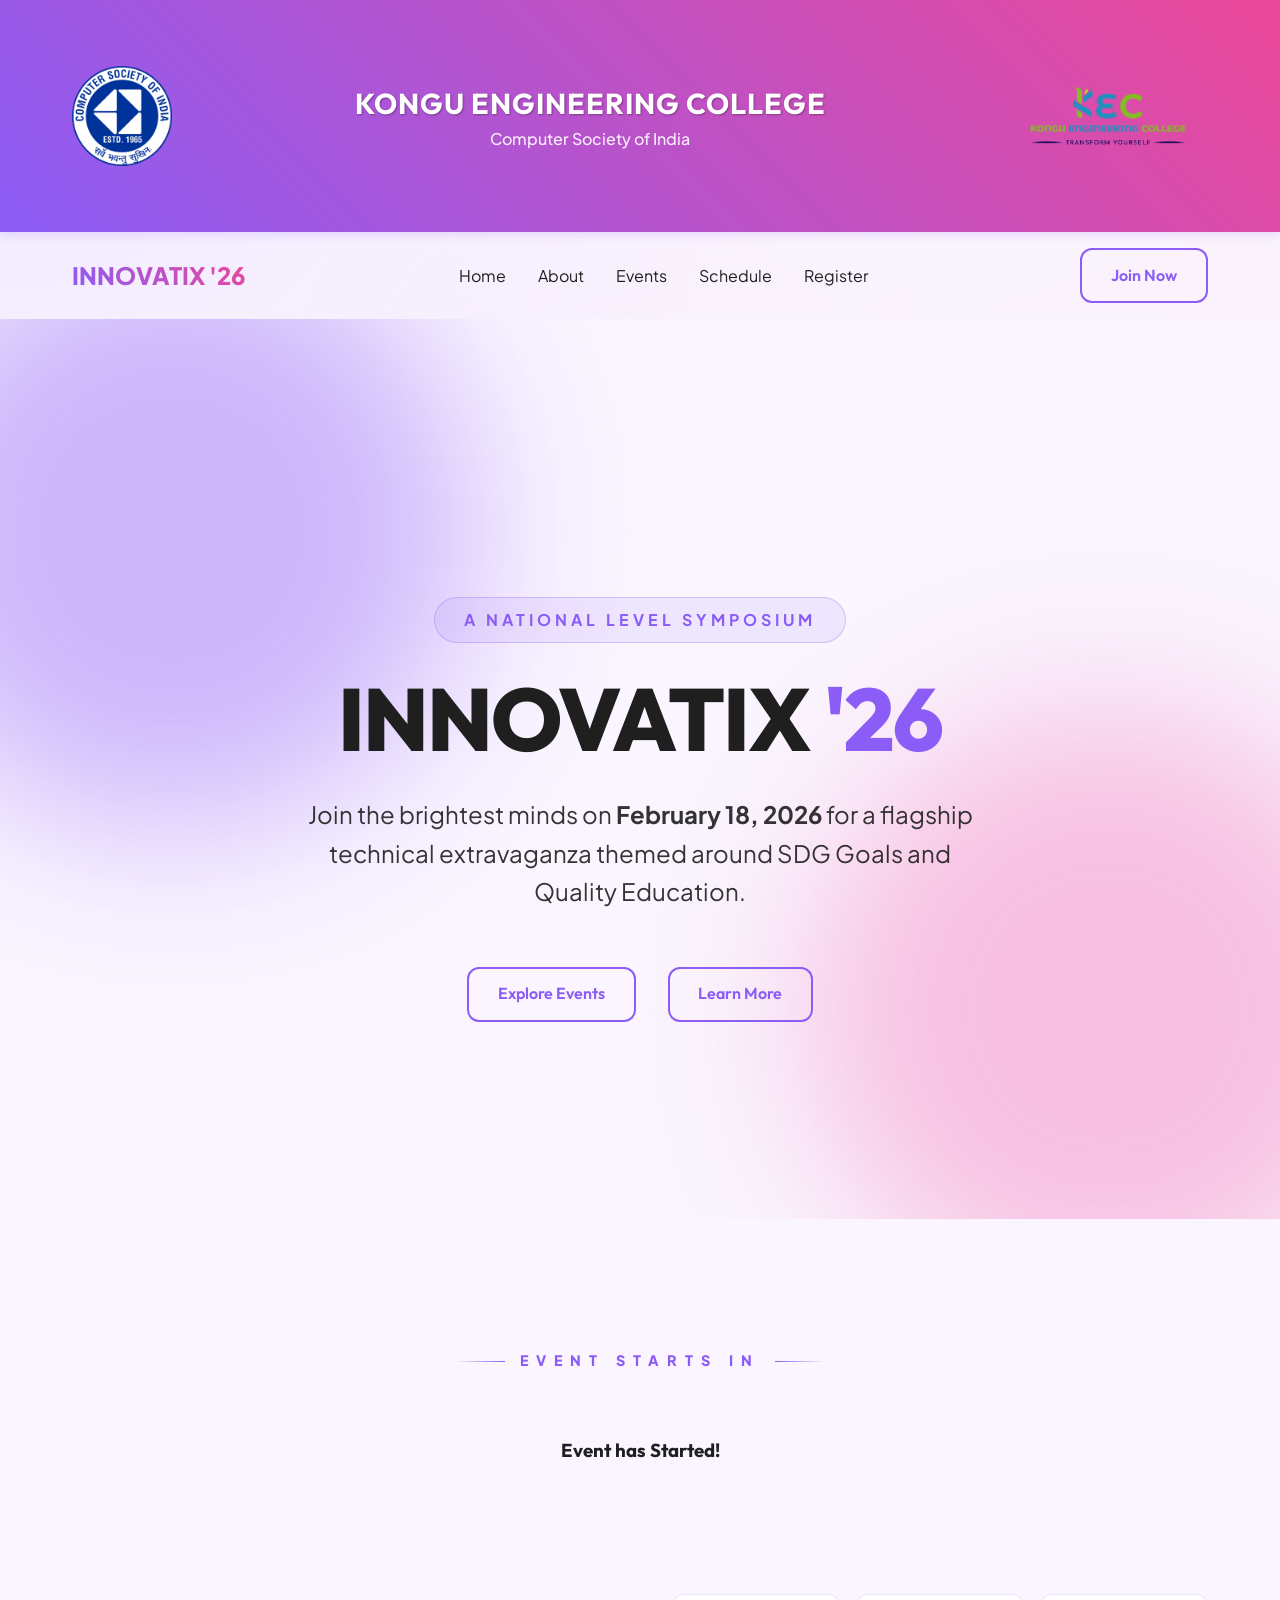
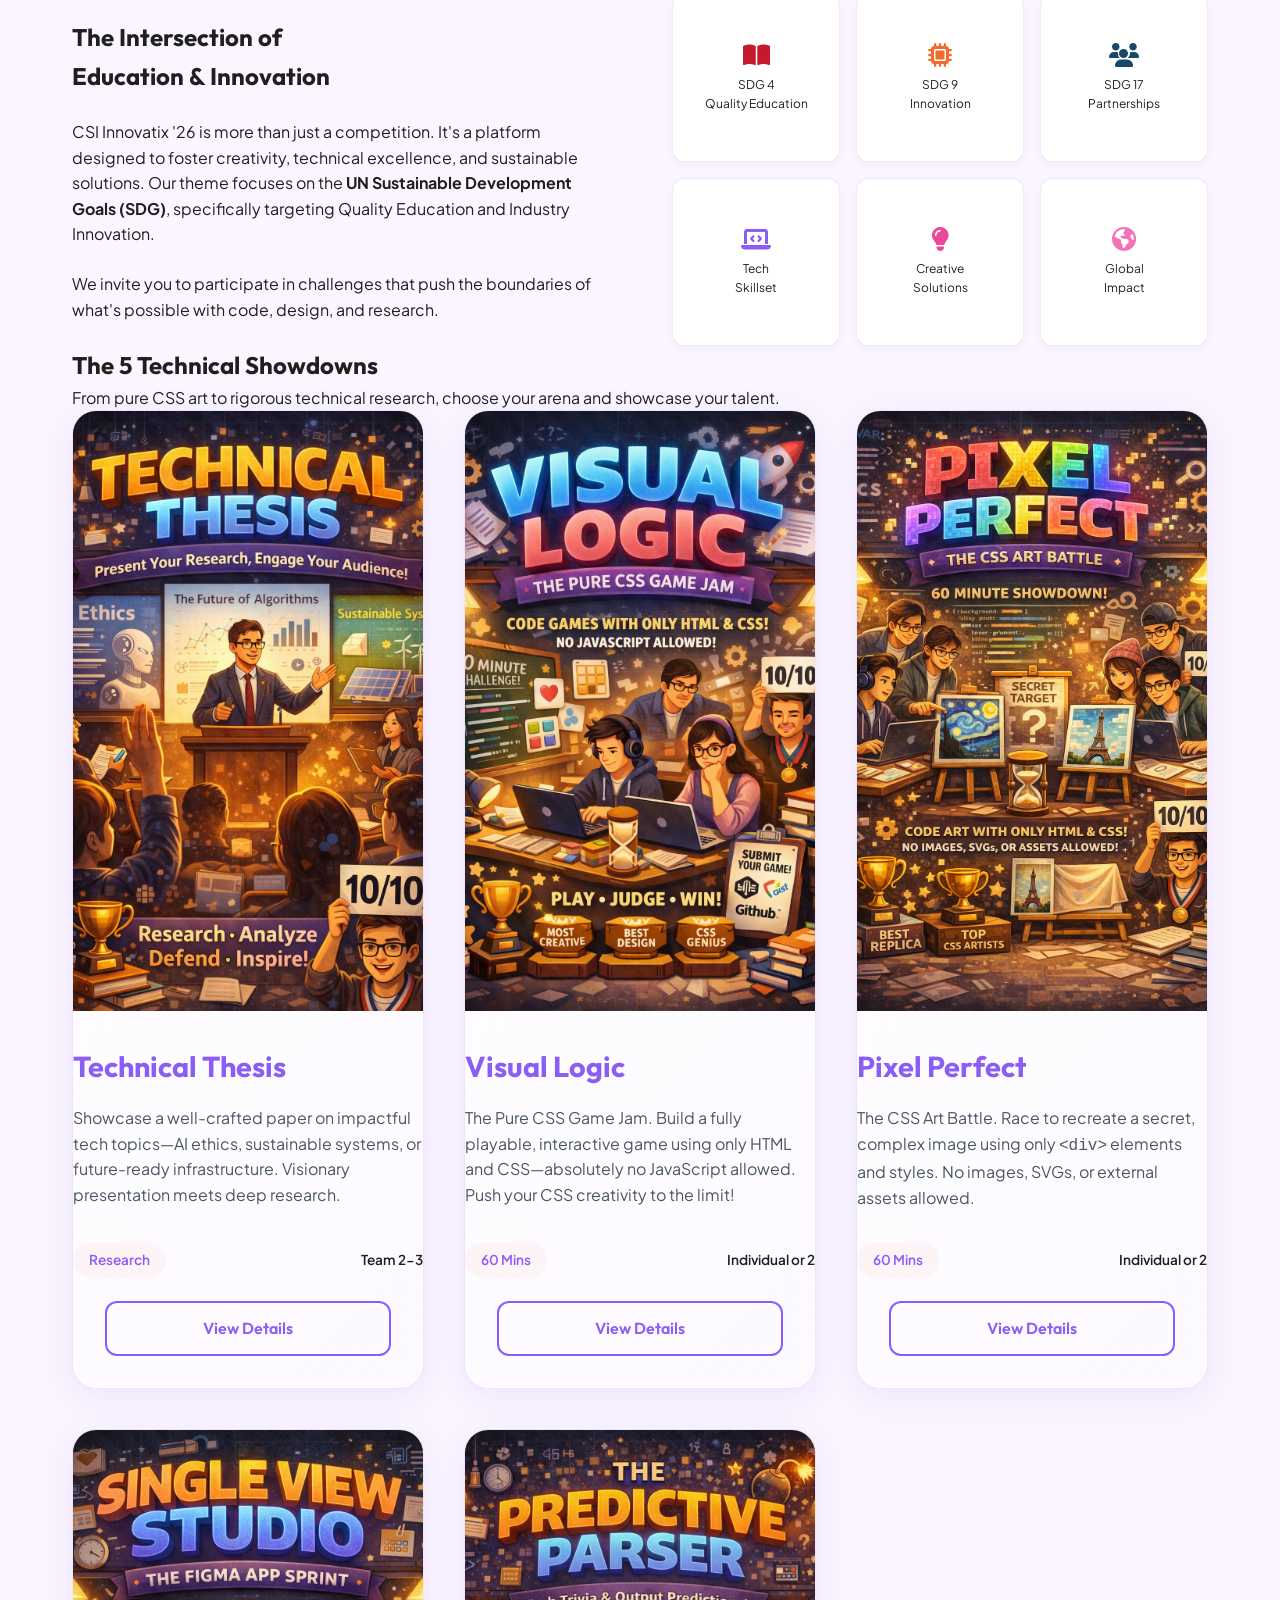
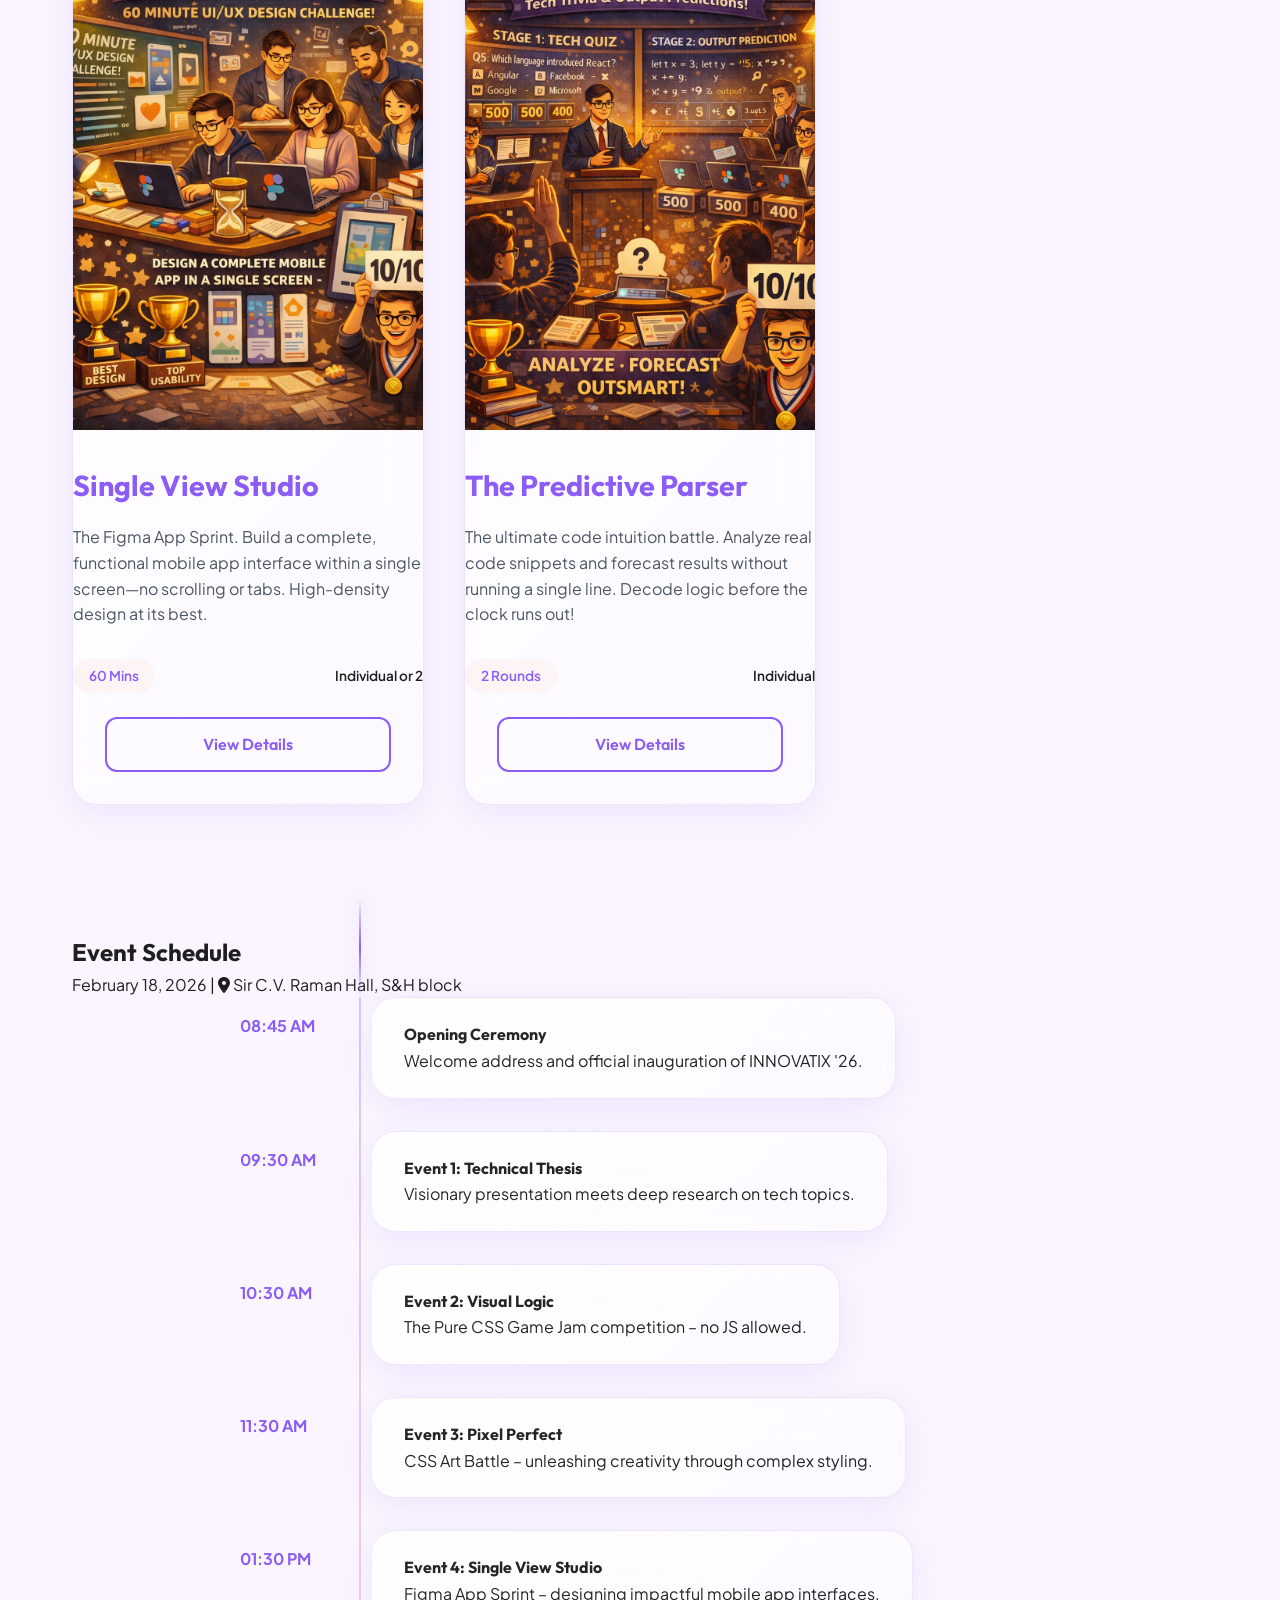
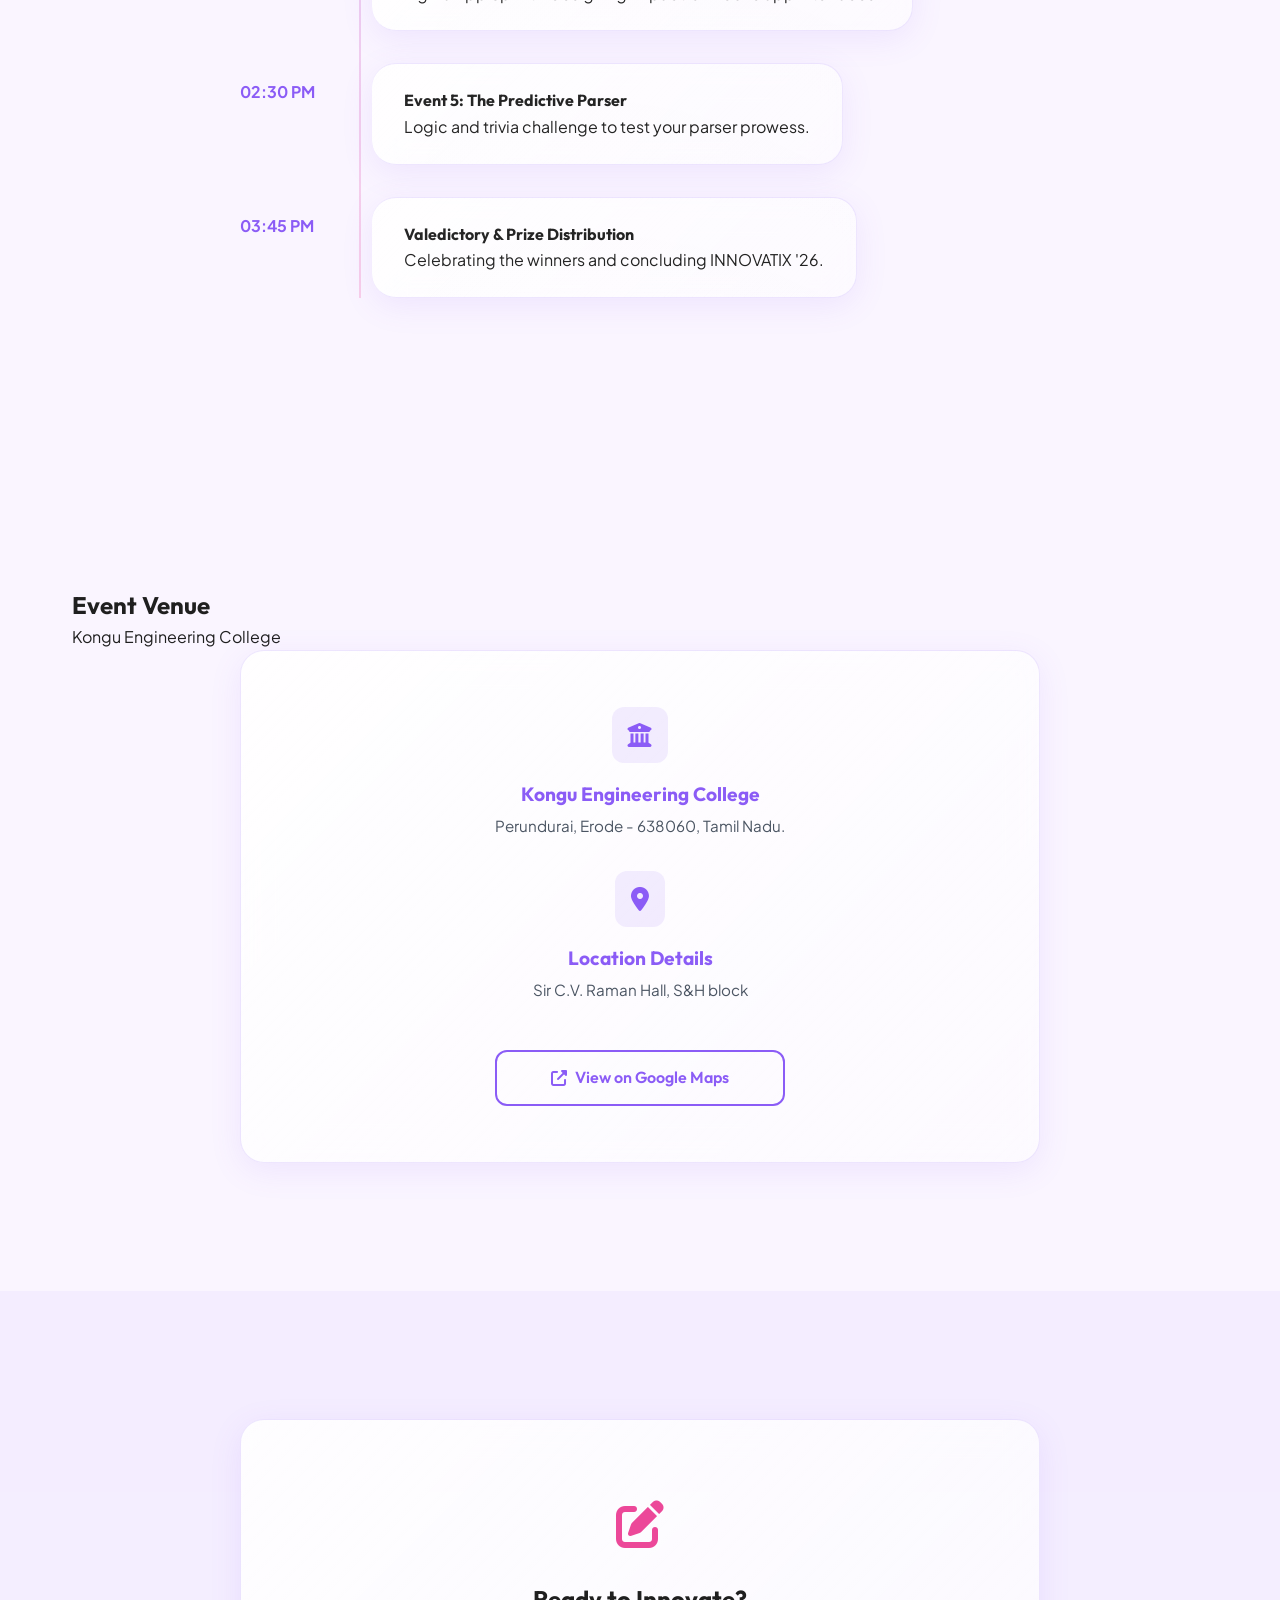
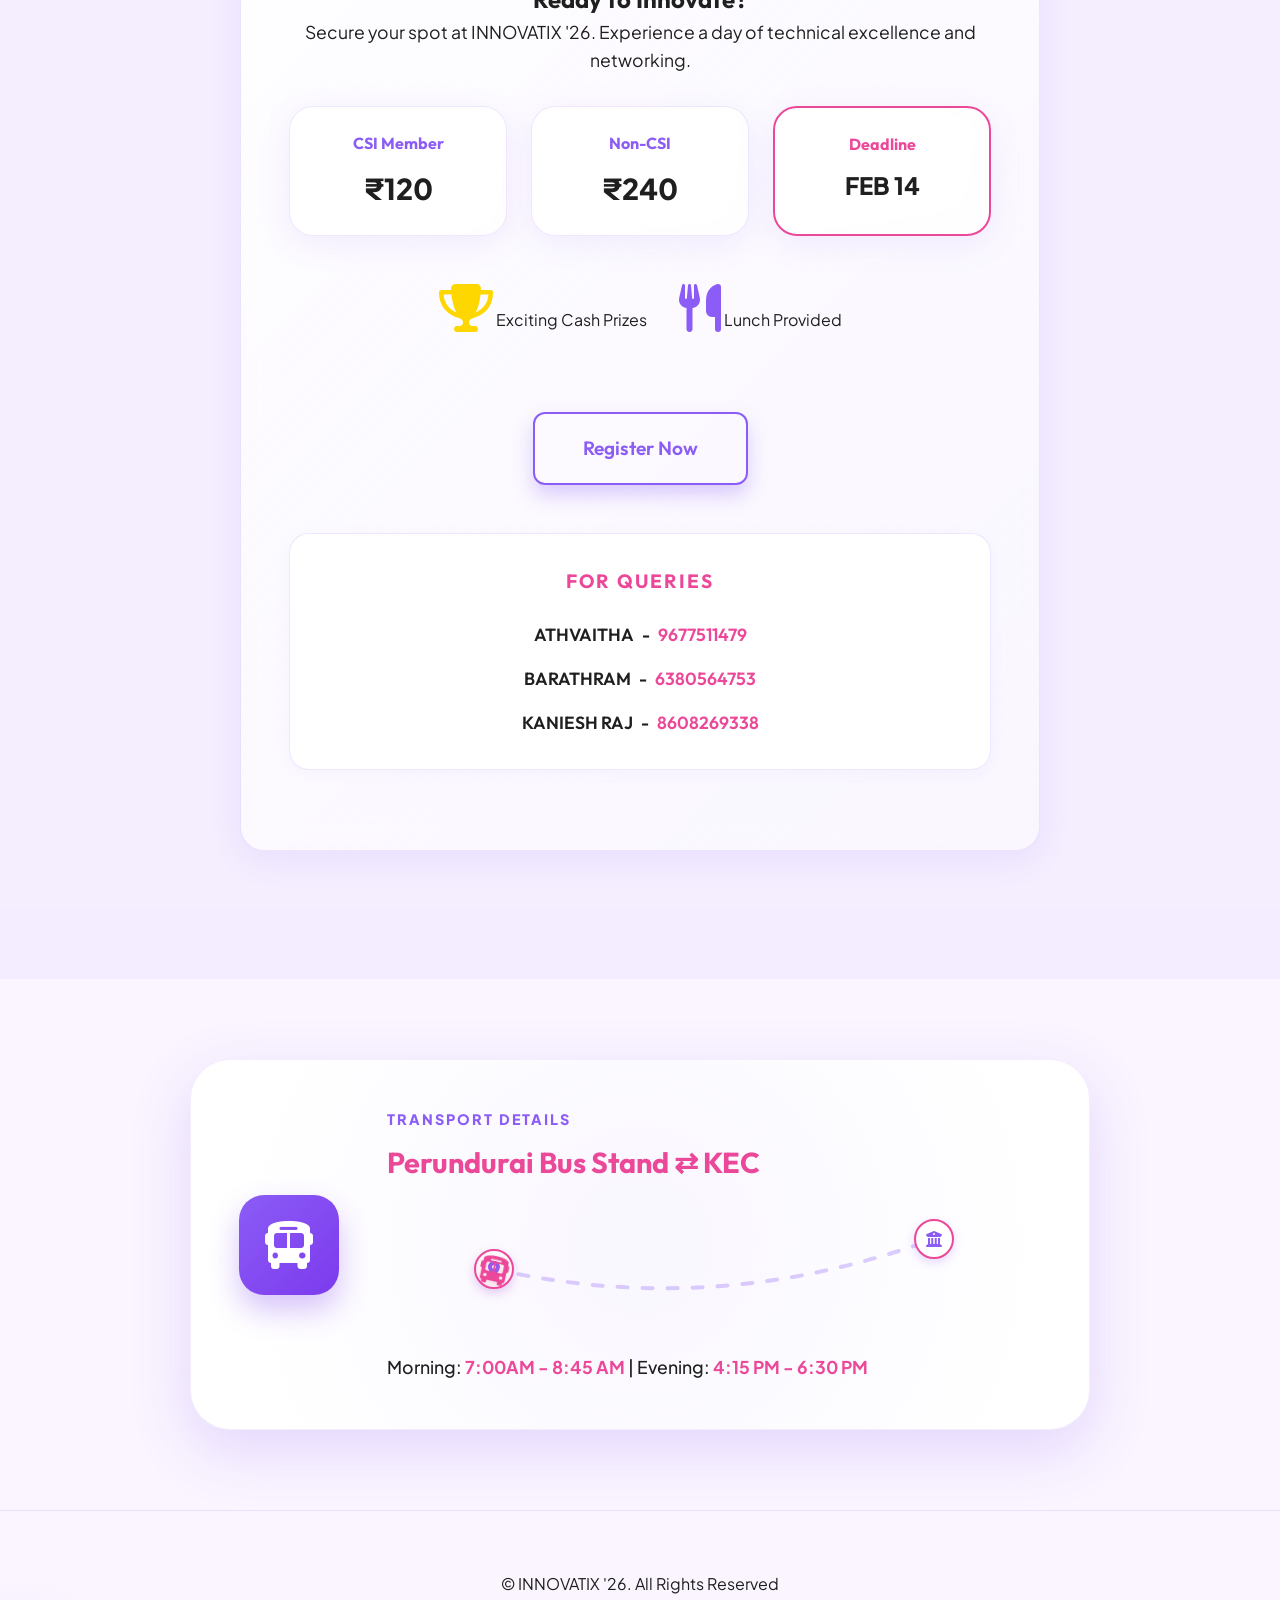
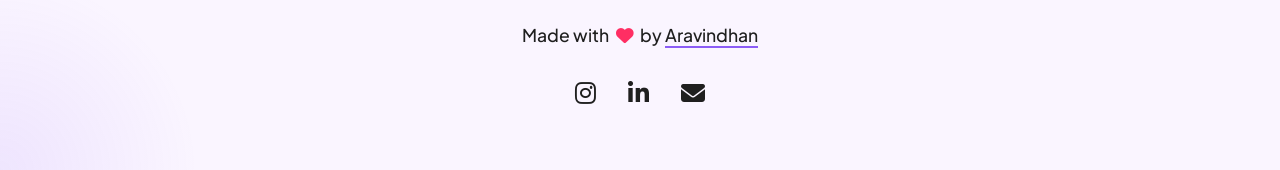
<file: index.html>
<!DOCTYPE html>
<html lang="en">

<head>
    <meta charset="UTF-8">
    <meta name="viewport" content="width=device-width, initial-scale=1.0">
    <title>CSI Innovatix '26 | Technical Event</title>
    <meta name="description"
        content="CSI Innovatix '26 - A technical event focused on SDG goals and Education. Join us on Feb 18, 2026.">
    <link rel="stylesheet" href="style.css">
    <link rel="stylesheet" href="https://cdnjs.cloudflare.com/ajax/libs/font-awesome/6.4.0/css/all.min.css">
</head>

<body>
    <div class="blob-1"></div>
    <div class="blob-2"></div>

    <div class="travel-loop">
        <div class="comet comet-1"></div>
        <div class="comet comet-2"></div>
        <div class="comet comet-3"></div>
        <div class="travel-icon"><i class="fas fa-shuttle-space"></i></div>
    </div>

    <!-- Institution Header -->
    <div class="inst-header">
        <div class="container inst-content">
            <img src="csi_logo.png" alt="KEC Logo" class="inst-logo">
            <div class="inst-text">
                <h2>Kongu Engineering College</h2>
                <p>Computer Society of India</p>
            </div>
            <img src="csi%20logo2.png" alt="CSI Logo" class="csi-logo-2">
        </div>
    </div>

    <!-- Navigation -->
    <nav id="navbar">
        <div class="container nav-content">
            <a href="#" class="logo">INNOVATIX '26</a>
            <ul class="nav-links">
                <li><a href="#home">Home</a></li>
                <li><a href="#about">About</a></li>
                <li><a href="#events">Events</a></li>
                <li><a href="#schedule">Schedule</a></li>
                <li><a href="#register">Register</a></li>
            </ul>
            <div class="hamburger" id="hamburger">
                <span></span>
                <span></span>
                <span></span>
            </div>
            <a href="#register" class="btn btn-primary">Join Now</a>
        </div>
    </nav>

    <!-- Hero Section -->
    <header class="hero" id="home">
        <div class="hero-bg-animation"></div>
        <div class="container hero-content">
            <span class="hero-tagline">A NATIONAL LEVEL SYMPOSIUM</span>
            <h1>INNOVATIX <span style="color: var(--primary);">'26</span></h1>
            <p>Join the brightest minds on <strong>February 18, 2026</strong> for a flagship technical extravaganza
                themed around SDG Goals and Quality Education.</p>
            <div class="hero-btns">
                <a href="#events" class="btn btn-primary">Explore Events</a>
                <a href="#about" class="btn btn-outline">Learn More</a>
            </div>
        </div>
    </header>

    <!-- Countdown Section -->
    <section class="countdown-section">
        <div class="container">
            <div class="countdown-container">
                <div class="countdown-title">Event Starts In</div>
                <div class="countdown" id="countdown">
                    <!-- Days -->
                    <div class="time-box hud-box">
                        <div class="box-inner">
                            <span id="days">00</span>
                            <p>Days</p>
                        </div>
                        <div class="box-gauge">
                            <div class="gauge-fill"></div>
                        </div>
                    </div>

                    <!-- Hours -->
                    <div class="time-box hud-box">
                        <div class="box-inner">
                            <span id="hours">00</span>
                            <p>Hours</p>
                        </div>
                        <div class="box-gauge">
                            <div class="gauge-fill"></div>
                        </div>
                    </div>

                    <!-- Minutes -->
                    <div class="time-box hud-box">
                        <div class="box-inner">
                            <span id="minutes">00</span>
                            <p>Mins</p>
                        </div>
                        <div class="box-gauge">
                            <div class="gauge-fill"></div>
                        </div>
                    </div>

                    <!-- Seconds -->
                    <div class="time-box hud-box">
                        <div class="box-inner">
                            <span id="seconds">00</span>
                            <p>Secs</p>
                        </div>
                        <div class="box-gauge">
                            <div class="gauge-fill"></div>
                        </div>
                    </div>
                </div>
            </div>
        </div>
    </section>

    <!-- About Section -->
    <section id="about" class="reveal">
        <div class="container about-content">
            <div>
                <h2 style="margin-bottom: 1.5rem;">The Intersection of <br>Education & Innovation</h2>
                <p style="margin-bottom: 1.5rem;">CSI Innovatix '26 is more than just a competition. It's a platform
                    designed to foster creativity, technical excellence, and sustainable solutions. Our theme focuses on
                    the <strong>UN Sustainable Development Goals (SDG)</strong>, specifically targeting Quality
                    Education and Industry Innovation.</p>
                <p>We invite you to participate in challenges that push the boundaries of what's possible with code,
                    design, and research.</p>
            </div>
            <div class="sdg-icons">
                <div class="sdg-box glass">
                    <i class="fas fa-book-open sdg-4"></i>
                    <span>SDG 4<br>Quality Education</span>
                </div>
                <div class="sdg-box glass">
                    <i class="fas fa-microchip sdg-9"></i>
                    <span>SDG 9<br>Innovation</span>
                </div>
                <div class="sdg-box glass">
                    <i class="fas fa-users sdg-17"></i>
                    <span>SDG 17<br>Partnerships</span>
                </div>
                <div class="sdg-box glass">
                    <i class="fas fa-laptop-code" style="color: var(--primary);"></i>
                    <span>Tech<br>Skillset</span>
                </div>
                <div class="sdg-box glass">
                    <i class="fas fa-lightbulb" style="color: var(--accent);"></i>
                    <span>Creative<br>Solutions</span>
                </div>
                <div class="sdg-box glass">
                    <i class="fas fa-globe-americas" style="color: var(--secondary);"></i>
                    <span>Global<br>Impact</span>
                </div>
            </div>
        </div>
    </section>

    <!-- Events Section -->
    <section id="events" class="reveal">
        <div class="container">
            <div class="section-header">
                <h2>The 5 Technical Showdowns</h2>
                <p>From pure CSS art to rigorous technical research, choose your arena and showcase your talent.</p>
            </div>
            <div class="events-grid">
                <!-- Event 1 (TECHNICAL THESIS) -->
                <div class="event-card glass">
                    <div class="event-banner banner-thesis">
                        <img src="tech.png" alt="Technical Thesis">
                    </div>
                    <h3>Technical Thesis</h3>
                    <p>Showcase a well-crafted paper on impactful tech topics—AI ethics, sustainable systems, or
                        future-ready infrastructure. Visionary presentation meets deep research.</p>
                    <div class="event-meta" style="margin-bottom: 1.5rem;">
                        <span class="event-tag">Research</span>
                        <span>Team 2-3</span>
                    </div>
                    <a href="technical-thesis.html" class="btn btn-outline"
                        style="width: 100%; justify-content: center;">View Details</a>
                </div>

                <!-- Event 2 (VISUAL LOGIC) -->
                <div class="event-card glass">
                    <div class="event-banner banner-visual">
                        <img src="visual.png" alt="Visual Logic">
                    </div>
                    <h3>Visual Logic</h3>
                    <p>The Pure CSS Game Jam. Build a fully playable, interactive game using only HTML and
                        CSS—absolutely no JavaScript allowed. Push your CSS creativity to the limit!</p>
                    <div class="event-meta" style="margin-bottom: 1.5rem;">
                        <span class="event-tag">60 Mins</span>
                        <span>Individual or 2</span>
                    </div>
                    <a href="visual-logic.html" class="btn btn-outline"
                        style="width: 100%; justify-content: center;">View Details</a>
                </div>

                <!-- Event 3 (PIXEL PERFECT) -->
                <div class="event-card glass">
                    <div class="event-banner banner-pixel">
                        <img src="pixel.png" alt="Pixel Perfect">
                    </div>
                    <h3>Pixel Perfect</h3>
                    <p>The CSS Art Battle. Race to recreate a secret, complex image using only <code>&lt;div&gt;</code>
                        elements and styles. No images, SVGs, or external assets allowed.</p>
                    <div class="event-meta" style="margin-bottom: 1.5rem;">
                        <span class="event-tag">60 Mins</span>
                        <span>Individual or 2</span>
                    </div>
                    <a href="pixel-perfect.html" class="btn btn-outline"
                        style="width: 100%; justify-content: center;">View Details</a>
                </div>

                <!-- Event 4 (SINGLE VIEW STUDIO) -->
                <div class="event-card glass">
                    <div class="event-banner banner-studio">
                        <img src="single.png" alt="Single View Studio">
                    </div>
                    <h3>Single View Studio</h3>
                    <p>The Figma App Sprint. Build a complete, functional mobile app interface within a single screen—no
                        scrolling or tabs. High-density design at its best.</p>
                    <div class="event-meta" style="margin-bottom: 1.5rem;">
                        <span class="event-tag">60 Mins</span>
                        <span>Individual or 2</span>
                    </div>
                    <a href="single-view-studio.html" class="btn btn-outline"
                        style="width: 100%; justify-content: center;">View Details</a>
                </div>

                <!-- Event 5 (THE PREDICTIVE PARSER) -->
                <div class="event-card glass">
                    <div class="event-banner banner-parser">
                        <img src="predict.png" alt="Predictive Parser">
                    </div>
                    <h3>The Predictive Parser</h3>
                    <p>The ultimate code intuition battle. Analyze real code snippets and forecast results without
                        running a single line. Decode logic before the clock runs out!</p>
                    <div class="event-meta" style="margin-bottom: 1.5rem;">
                        <span class="event-tag">2 Rounds</span>
                        <span>Individual</span>
                    </div>
                    <a href="predictive-parser.html" class="btn btn-outline"
                        style="width: 100%; justify-content: center;">View Details</a>
                </div>
            </div>
        </div>
    </section>

    <!-- Schedule Section -->
    <section id="schedule" class="reveal">
        <div class="container">
            <div class="section-header">
                <h2>Event Schedule</h2>
                <p>February 18, 2026 | <i class="fas fa-map-marker-alt"></i> Sir C.V. Raman Hall, S&H block</p>
            </div>
            <div class="timeline">
                <div class="timeline-item reveal">
                    <div class="time">08:45 AM</div>
                    <div class="timeline-content glass">
                        <h4>Opening Ceremony</h4>
                        <p>Welcome address and official inauguration of INNOVATIX '26.</p>
                    </div>
                </div>
                <div class="timeline-item reveal">
                    <div class="time">09:30 AM</div>
                    <div class="timeline-content glass">
                        <h4>Event 1: Technical Thesis</h4>
                        <p>Visionary presentation meets deep research on tech topics.</p>
                    </div>
                </div>
                <div class="timeline-item reveal">
                    <div class="time">10:30 AM</div>
                    <div class="timeline-content glass">
                        <h4>Event 2: Visual Logic</h4>
                        <p>The Pure CSS Game Jam competition – no JS allowed.</p>
                    </div>
                </div>
                <div class="timeline-item reveal">
                    <div class="time">11:30 AM</div>
                    <div class="timeline-content glass">
                        <h4>Event 3: Pixel Perfect</h4>
                        <p>CSS Art Battle – unleashing creativity through complex styling.</p>
                    </div>
                </div>
                <div class="timeline-item reveal">
                    <div class="time">01:30 PM</div>
                    <div class="timeline-content glass">
                        <h4>Event 4: Single View Studio</h4>
                        <p>Figma App Sprint – designing impactful mobile app interfaces.</p>
                    </div>
                </div>
                <div class="timeline-item reveal">
                    <div class="time">02:30 PM</div>
                    <div class="timeline-content glass">
                        <h4>Event 5: The Predictive Parser</h4>
                        <p>Logic and trivia challenge to test your parser prowess.</p>
                    </div>
                </div>
                <div class="timeline-item reveal">
                    <div class="time">03:45 PM</div>
                    <div class="timeline-content glass">
                        <h4>Valedictory & Prize Distribution</h4>
                        <p>Celebrating the winners and concluding INNOVATIX '26.</p>
                    </div>
                </div>
            </div>
        </div>
    </section>

    <!-- Location Section -->
    <section id="location" class="reveal">
        <div class="container">
            <div class="section-header">
                <h2>Event Venue</h2>
                <p>Kongu Engineering College</p>
            </div>
            <div class="location-container glass">

                <div class="venue-info">
                    <div class="info-item">
                        <i class="fas fa-university"></i>
                        <div>
                            <h4>Kongu Engineering College</h4>
                            <p>Perundurai, Erode - 638060, Tamil Nadu.</p>
                        </div>
                    </div>
                    <div class="info-item">
                        <i class="fas fa-map-marker-alt"></i>
                        <div>
                            <h4>Location Details</h4>
                            <p>Sir C.V. Raman Hall, S&H block</p>
                        </div>
                    </div>
                    <a href="https://maps.app.goo.gl/8f9ffFk1eCsGFTto9" target="_blank" class="btn btn-outline"
                        style="margin-top: 1rem; width: 100%; justify-content: center; gap: 0.5rem;">
                        <i class="fas fa-external-link-alt"></i> View on Google Maps
                    </a>
                </div>
            </div>
        </div>
    </section>

    <!-- Register Section -->
    <section id="register" class="reveal">
        <div class="container">
            <div class="register-card glass">
                <i class="fas fa-edit"></i>
                <h2>Ready to Innovate?</h2>
                <p style="margin-bottom: 2rem; font-size: 1.1rem;">Secure your spot at INNOVATIX '26. Experience a day
                    of technical excellence and networking.</p>

                <div class="registration-details"
                    style="display: grid; grid-template-columns: repeat(auto-fit, minmax(200px, 1fr)); gap: 1.5rem; margin-bottom: 3rem;">
                    <div class="fee-box glass" style="padding: 1.5rem;">
                        <h4 style="color: var(--primary); margin-bottom: 0.5rem;">CSI Member</h4>
                        <span style="font-size: 1.8rem; font-weight: 800;">₹120</span>
                    </div>
                    <div class="fee-box glass" style="padding: 1.5rem;">
                        <h4 style="color: var(--primary); margin-bottom: 0.5rem;">Non-CSI</h4>
                        <span style="font-size: 1.8rem; font-weight: 800;">₹240</span>
                    </div>
                    <div class="deadline-box glass" style="padding: 1.5rem; border: 2px solid var(--accent);">
                        <h4 style="color: var(--accent); margin-bottom: 0.5rem;">Deadline</h4>
                        <span style="font-size: 1.5rem; font-weight: 800;">FEB 14</span>
                    </div>
                </div>

                <div class="perks-list"
                    style="display: flex; justify-content: center; gap: 2rem; margin-bottom: 3rem; flex-wrap: wrap;">
                    <div class="perk-item"><i class="fas fa-trophy" style="color: #FFD700;"></i> Exciting Cash Prizes
                    </div>
                    <div class="perk-item"><i class="fas fa-utensils" style="color: var(--primary);"></i> Lunch Provided
                    </div>
                </div>

                <a href="https://docs.google.com/forms/d/e/1FAIpQLScN-F7LNkPz4PzlSObY2XzWUZhD3jcGoya8xzNbK3TWU3Ibaw/viewform?usp=send_form&pli=1&authuser=0"
                    target="_blank" class="btn btn-primary"
                    style="padding: 1.2rem 3rem; font-size: 1.2rem; box-shadow: 0 10px 20px var(--primary-glow);">Register
                    Now</a>

                <div class="contact-queries reveal">
                    <h3>For Queries</h3>
                    <div class="contact-list">
                        <div class="contact-item">
                            <span class="name">Athvaitha</span>
                            <span class="separator">-</span>
                            <span class="phone">9677511479</span>
                        </div>
                        <div class="contact-item">
                            <span class="name">Barathram</span>
                            <span class="separator">-</span>
                            <span class="phone">6380564753</span>
                        </div>
                        <div class="contact-item">
                            <span class="name">Kaniesh Raj</span>
                            <span class="separator">-</span>
                            <span class="phone">8608269338</span>
                        </div>
                    </div>
                </div>
            </div>
        </div>
    </section>

    <!-- Transport Details -->
    <section class="transport-card-section reveal">
        <div class="container" style="display: flex; justify-content: center;">
            <div class="transport-card-clean">
                <!-- Left Icon -->
                <div class="transport-icon-container">
                    <i class="fas fa-bus"></i>
                </div>

                <!-- Right Details -->
                <div class="transport-details">
                    <span class="transport-label">Transport Details</span>
                    <h3 class="transport-route-title">Perundurai Bus Stand ⇄ KEC</h3>

                    <!-- Gentle Curve Animated Route -->
                    <div class="curve-route-container">
                        <!-- Desktop SVG -->
                        <svg class="curve-svg desktop-svg" viewBox="0 0 500 120" preserveAspectRatio="none">
                            <path class="curve-path-dashed" d="M 30 60 Q 250 110 470 30" />
                        </svg>

                        <!-- Mobile SVG -->
                        <svg class="curve-svg mobile-svg" viewBox="0 0 300 100" preserveAspectRatio="none">
                            <path class="curve-path-dashed" d="M 10 50 Q 150 90 290 20" />
                        </svg>

                        <!-- Moving Bus -->
                        <div class="bus-on-curve">
                            <i class="fas fa-bus"></i>
                        </div>

                        <!-- Markers -->
                        <div class="curve-marker start-marker">
                            <i class="fas fa-map-marker-alt"></i>
                        </div>
                        <div class="curve-marker end-marker">
                            <i class="fas fa-university"></i>
                        </div>
                    </div>

                    <span class="transport-timings">
                        Morning: <b>7:00AM - 8:45 AM</b> | Evening: <b>4:15 PM - 6:30 PM</b>
                    </span>
                </div>
            </div>
        </div>
    </section>

    <!-- Footer -->
    <footer>
        <div class="container footer-content">
            <p>&copy; INNOVATIX '26. All Rights Reserved</p>
            <p class="footer-made-by">Made with <i class="fas fa-heart"></i> by <a
                    href="https://www.instagram.com/aravindhan_67" target="_blank">Aravindhan</a></p>
            <div class="footer-socials">
                <a href="https://www.instagram.com/csi_kec/" target="_blank"><i class="fab fa-instagram"></i></a>
                <a href="#"><i class="fab fa-linkedin-in"></i></a>
                <a href="#"><i class="fas fa-envelope"></i></a>
            </div>
        </div>
    </footer>

    <script src="script.js"></script>
</body>

</html>
</file>
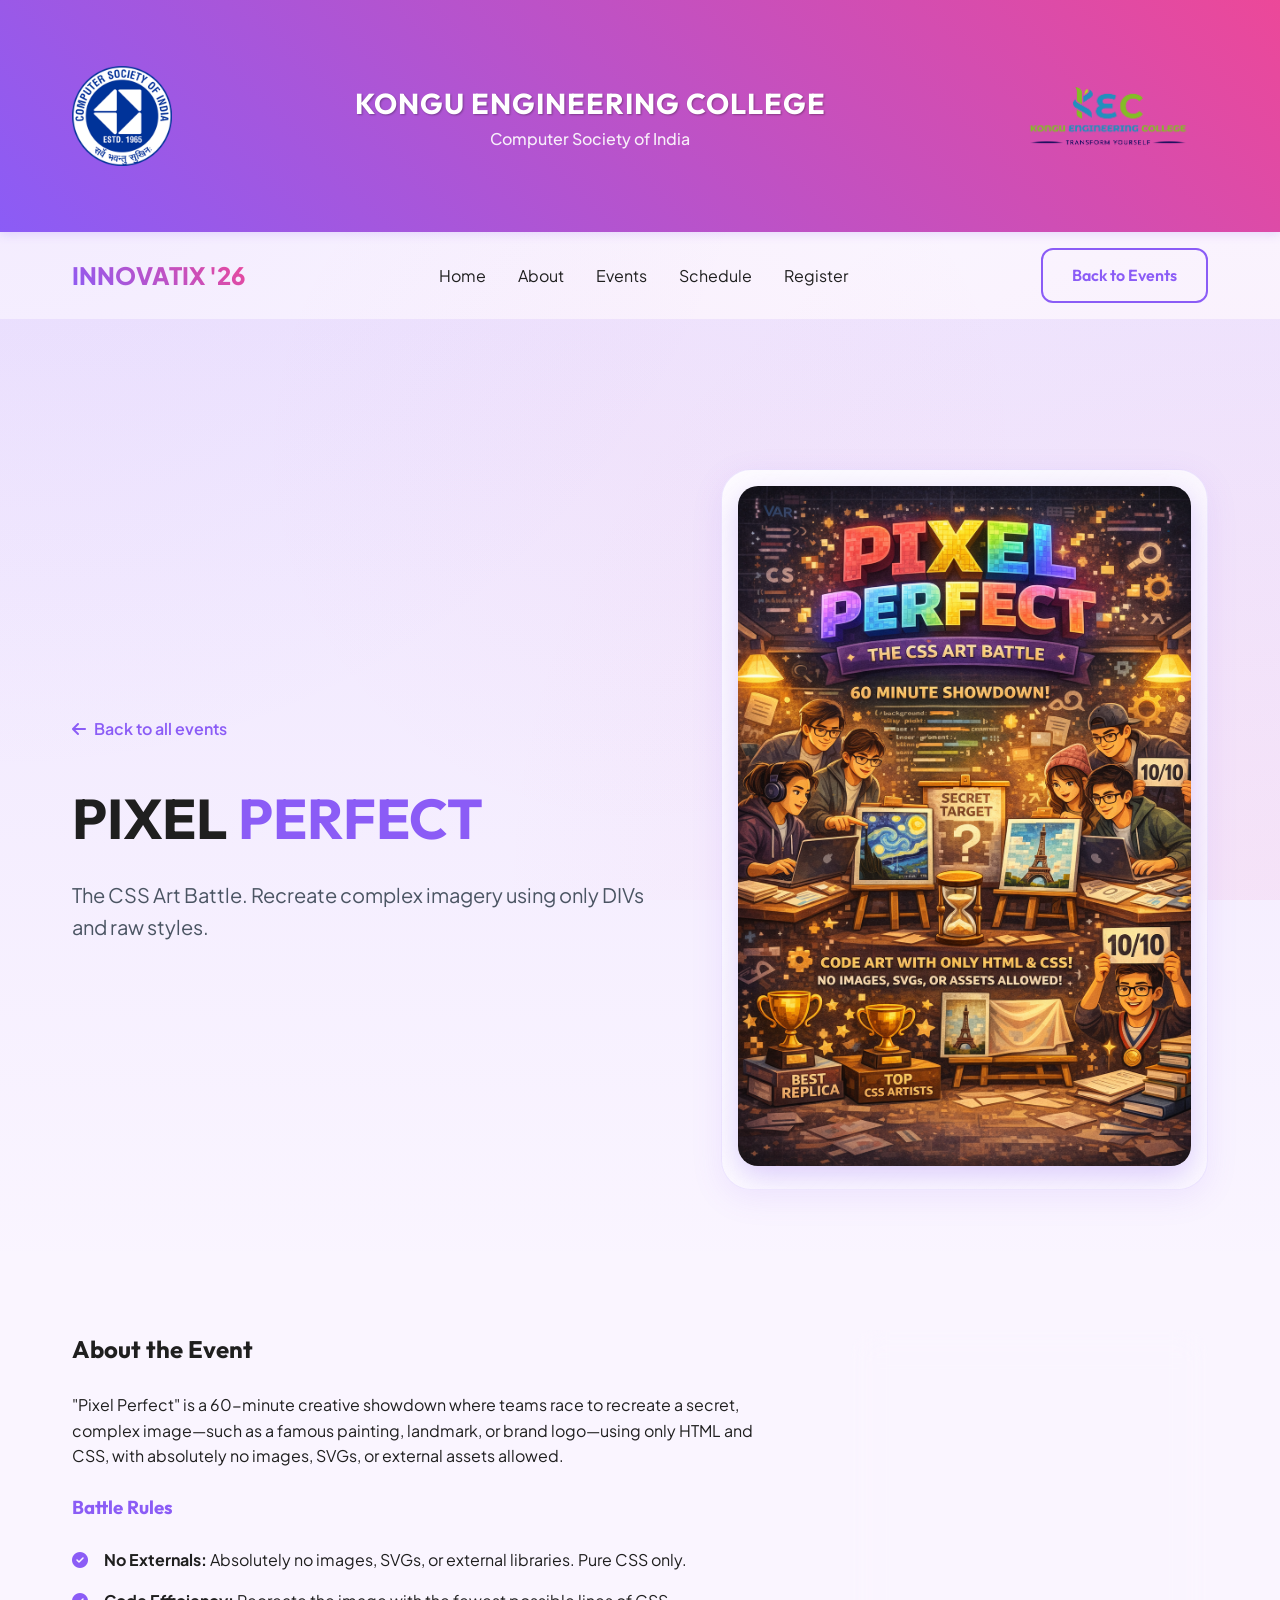
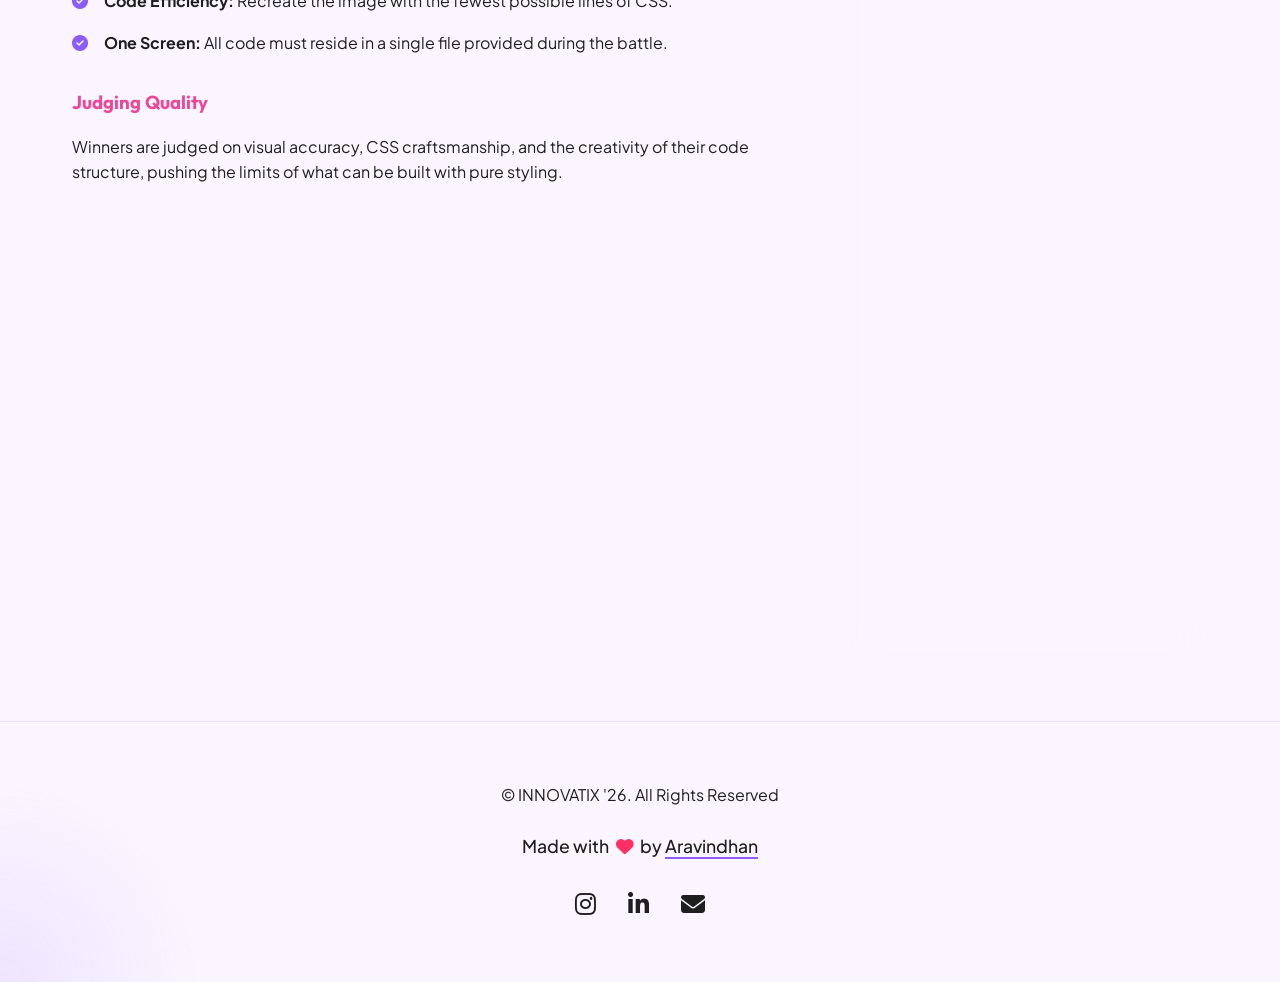
<file: pixel-perfect.html>
<!DOCTYPE html>
<html lang="en">

<head>
    <meta charset="UTF-8">
    <meta name="viewport" content="width=device-width, initial-scale=1.0">
    <title>Pixel Perfect | CSI Innovatix '26</title>
    <link rel="stylesheet" href="style.css">
    <link rel="stylesheet" href="https://cdnjs.cloudflare.com/ajax/libs/font-awesome/6.4.0/css/all.min.css">
    <style>
        .event-hero {
            padding: 150px 0 80px;
            background: linear-gradient(to bottom, rgba(139, 92, 246, 0.1), transparent);
        }

        .back-link {
            display: inline-flex;
            align-items: center;
            gap: 0.5rem;
            margin-bottom: 2rem;
            color: var(--primary);
            font-weight: 600;
        }

        .detail-grid {
            display: grid;
            grid-template-columns: 2fr 1fr;
            gap: 4rem;
        }

        .rule-list {
            margin-top: 1.5rem;
        }

        .rule-list li {
            margin-bottom: 1rem;
            display: flex;
            gap: 1rem;
            align-items: flex-start;
        }

        .rule-list i {
            color: var(--primary);
            margin-top: 0.3rem;
        }

        .hero-grid {
            display: grid;
            grid-template-columns: 1.2fr 1fr;
            gap: 4rem;
            align-items: center;
        }

        @media (max-width: 768px) {
            .event-hero {
                padding: 120px 0 60px;
            }

            .hero-grid {
                grid-template-columns: 1fr;
                gap: 2rem;
                text-align: center;
            }

            .hero-grid h1 {
                font-size: 2.5rem !important;
            }

            .detail-grid {
                grid-template-columns: 1fr;
            }

            .back-link {
                justify-content: center;
                width: 100%;
            }
        }
    </style>
</head>

<body>

    <!-- Institution Header -->
    <div class="inst-header">
        <div class="container inst-content">
            <img src="csi_logo.png" alt="KEC Logo" class="inst-logo">
            <div class="inst-text">
                <h2>Kongu Engineering College</h2>
                <p>Computer Society of India</p>
            </div>
            <img src="csi%20logo2.png" alt="CSI Logo" class="csi-logo-2">
        </div>
    </div>

    <nav id="navbar" class="scrolled">
        <div class="container nav-content">
            <a href="index.html" class="logo">INNOVATIX '26</a>
            <ul class="nav-links">
                <li><a href="index.html#home">Home</a></li>
                <li><a href="index.html#about">About</a></li>
                <li><a href="index.html#events">Events</a></li>
                <li><a href="index.html#schedule">Schedule</a></li>
                <li><a href="index.html#register">Register</a></li>
            </ul>
            <div class="hamburger" id="hamburger">
                <span></span>
                <span></span>
                <span></span>
            </div>
            <a href="index.html#events" class="btn btn-outline">Back to Events</a>
        </div>
    </nav>

    <header class="event-hero">
        <div class="container hero-grid">
            <div>
                <a href="index.html#events" class="back-link"><i class="fas fa-arrow-left"></i> Back to all events</a>
                <h1 style="font-size: 3.5rem; margin-bottom: 1rem;">PIXEL <span
                        style="color: var(--primary);">PERFECT</span></h1>
                <p style="font-size: 1.25rem; color: var(--text-muted);">The CSS Art Battle. Recreate complex imagery
                    using only DIVs and raw styles.</p>
            </div>
            <div class="glass" style="padding: 1rem; border-radius: 30px; overflow: hidden;">
                <img src="pixel.png" alt="Pixel Perfect"
                    style="width: 100%; border-radius: 20px; box-shadow: 0 10px 30px var(--primary-glow);">
            </div>
        </div>
    </header>

    <section style="padding: 60px 0;">
        <div class="container detail-grid">
            <div class="reveal active">
                <h2 style="margin-bottom: 1.5rem;">About the Event</h2>
                <p style="margin-bottom: 1.5rem;">"Pixel Perfect" is a 60-minute creative showdown where teams race to
                    recreate a secret, complex image—such as a famous painting, landmark, or brand logo—using only HTML
                    and CSS, with absolutely no images, SVGs, or external assets allowed.</p>

                <h3 style="margin-bottom: 1rem; color: var(--primary);">Battle Rules</h3>
                <ul class="rule-list">
                    <li><i class="fas fa-check-circle"></i> <span><strong>No Externals:</strong> Absolutely no images,
                            SVGs, or external libraries. Pure CSS only.</span></li>
                    <li><i class="fas fa-check-circle"></i> <span><strong>Code Efficiency:</strong> Recreate the image
                            with the fewest possible lines of CSS.</span></li>
                    <li><i class="fas fa-check-circle"></i> <span><strong>One Screen:</strong> All code must reside in a
                            single file provided during the battle.</span></li>
                </ul>

                <h3 style="margin-bottom: 1rem; color: var(--accent); margin-top: 2rem;">Judging Quality</h3>
                <p>Winners are judged on visual accuracy, CSS craftsmanship, and the creativity of their code structure,
                    pushing the limits of what can be built with pure styling.</p>
            </div>

            <aside class="reveal active">
                <div class="glass" style="padding: 2rem; position: sticky; top: 120px;">
                    <h3 style="margin-bottom: 1.5rem;">Event Info</h3>
                    <ul style="margin-bottom: 2rem;">
                        <li style="margin-bottom: 1rem; display: flex; justify-content: space-between;">
                            <span style="color: var(--text-muted);">Deadline</span>
                            <span style="font-weight: 600; color: var(--accent);">FEB 14</span>
                        </li>
                        <li style="margin-bottom: 1rem; display: flex; justify-content: space-between;">
                            <span style="color: var(--text-muted);">Fee (CSI)</span>
                            <span style="font-weight: 600;">₹120</span>
                        </li>
                        <li style="margin-bottom: 1rem; display: flex; justify-content: space-between;">
                            <span style="color: var(--text-muted);">Fee (Non-CSI)</span>
                            <span style="font-weight: 600;">₹240</span>
                        </li>
                        <li style="margin-bottom: 1rem; display: flex; justify-content: space-between;">
                            <span style="color: var(--text-muted);">Venue</span>
                            <span style="font-weight: 600; text-align: right;">Sir C.V. Raman Hall, S&H block</span>
                        </li>
                    </ul>

                    <h3 style="font-size: 1.1rem; margin-bottom: 1rem; color: var(--primary);">General Rules</h3>
                    <ul class="rule-list" style="font-size: 0.9rem; margin-bottom: 2rem;">
                        <li><i class="fas fa-id-card"></i> <span>College ID card is mandatory for all
                                participants.</span></li>
                        <li><i class="fas fa-clock"></i> <span>Participants must report 30 mins before the start
                                time.</span></li>
                        <li><i class="fas fa-gavel"></i> <span>Judge's decision will be final and binding.</span></li>
                        <li><i class="fas fa-bus"></i> <span><b>Transport:</b> Bus from Perundurai to KEC @ 8:45 AM.
                                Return: 4:15 PM - 6:30 PM.</span></li>
                        <li><i class="fas fa-utensils"></i> <span>Lunch Provided for all participants.</span></li>
                    </ul>
                    <a href="https://docs.google.com/forms/d/e/1FAIpQLSchuYIu_knj1kAjBqY64bnTuzVIkJQnqKkAqdzlTHAZvy6Whw/viewform"
                        target="_blank" class="btn btn-primary" style="width: 100%; justify-content: center;">Register
                        for this Event</a>

                    <div class="contact-queries" style="margin-top: 2rem; padding: 1.5rem;">
                        <h3 style="font-size: 1rem; margin-bottom: 1rem;">For Queries</h3>
                        <div class="contact-list" style="gap: 0.8rem;">
                            <div class="contact-item" style="font-size: 0.9rem;">
                                <span class="name">Athvaitha</span>
                                <span class="phone">9677511479</span>
                            </div>
                            <div class="contact-item" style="font-size: 0.9rem;">
                                <span class="name">Barathram</span>
                                <span class="phone">6380564753</span>
                            </div>
                            <div class="contact-item" style="font-size: 0.9rem;">
                                <span class="name">Kaniesh Raj</span>
                                <span class="phone">8608269338</span>
                            </div>
                        </div>
                    </div>
                </div>
            </aside>
        </div>
    </section>

    <footer>
        <div class="container footer-content">
            <p>&copy; INNOVATIX '26. All Rights Reserved</p>
            <p class="footer-made-by">Made with <i class="fas fa-heart"></i> by <a
                    href="https://www.instagram.com/aravindhan_67" target="_blank">Aravindhan</a></p>
            <div class="footer-socials">
                <a href="https://www.instagram.com/csi_kec/" target="_blank"><i class="fab fa-instagram"></i></a>
                <a href="#"><i class="fab fa-linkedin-in"></i></a>
                <a href="#"><i class="fas fa-envelope"></i></a>
            </div>
        </div>
    </footer>

    <script src="script.js"></script>
</body>

</html>
</file>
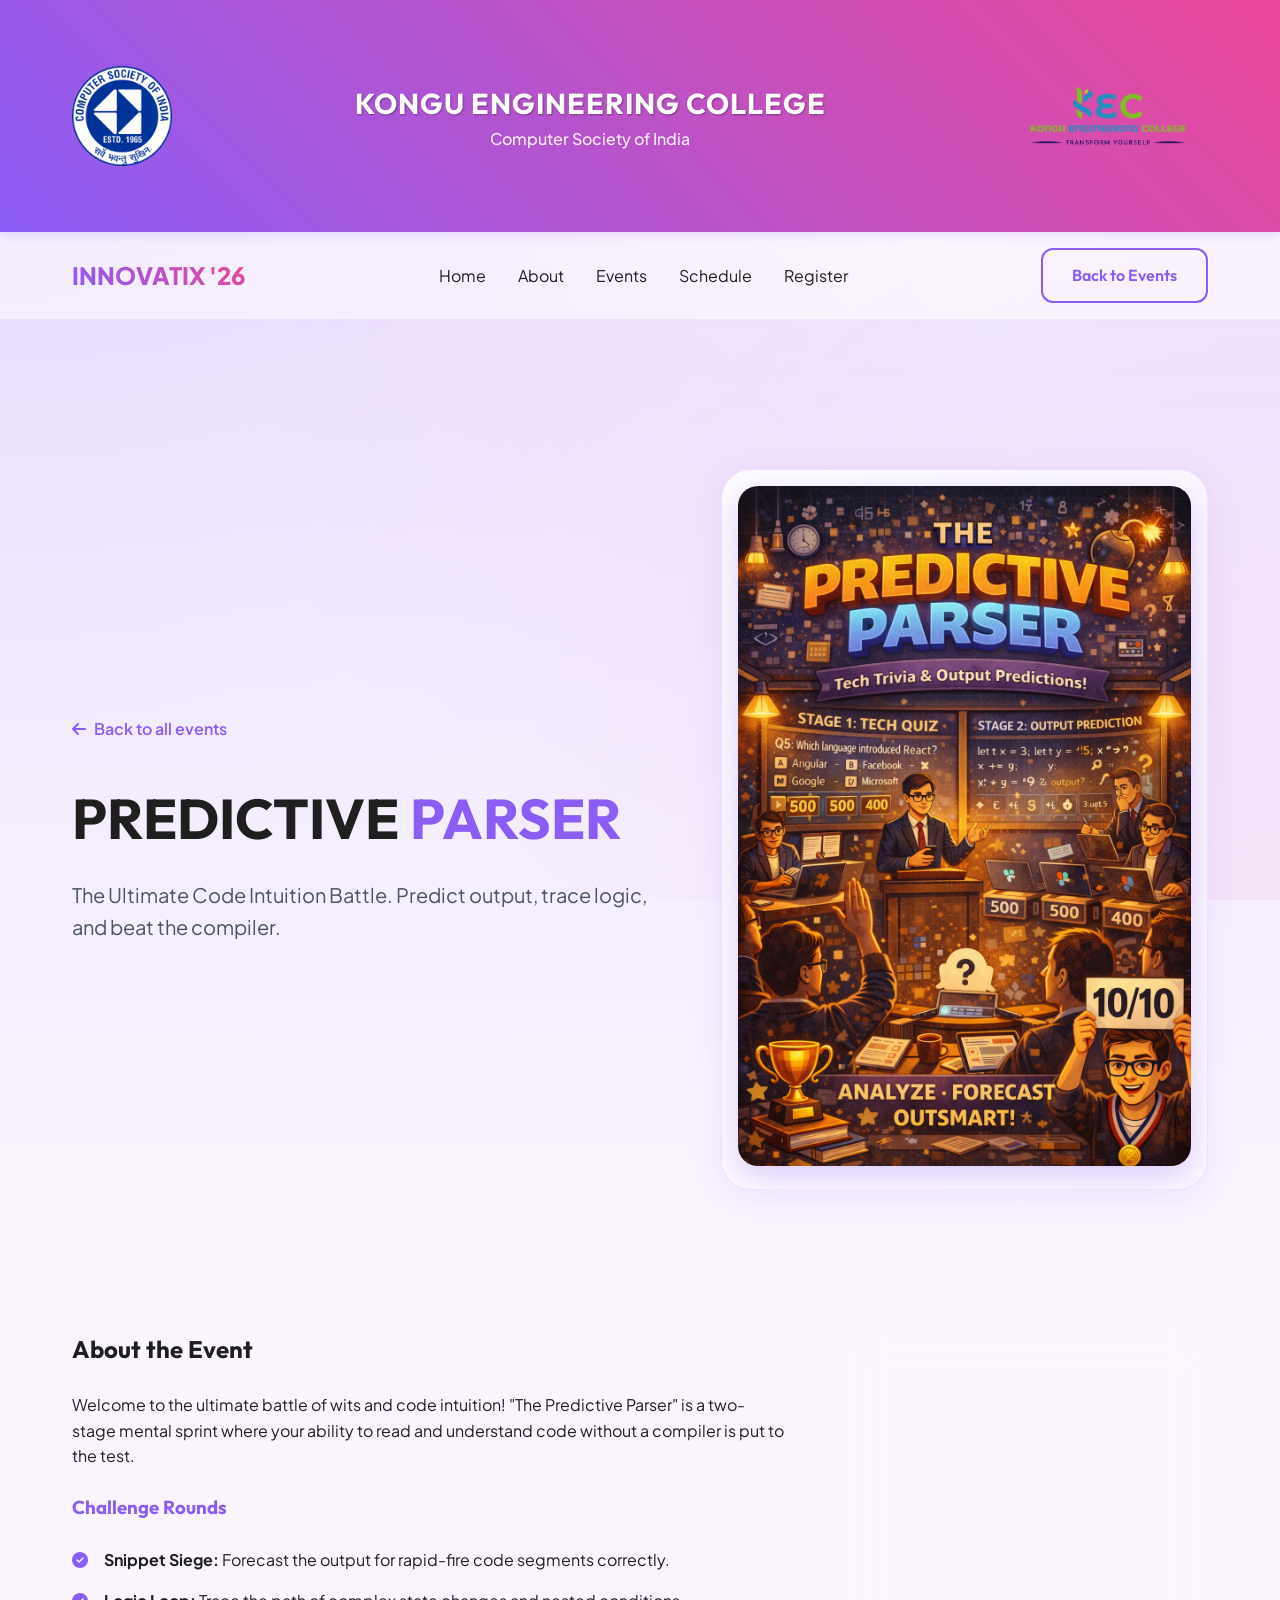
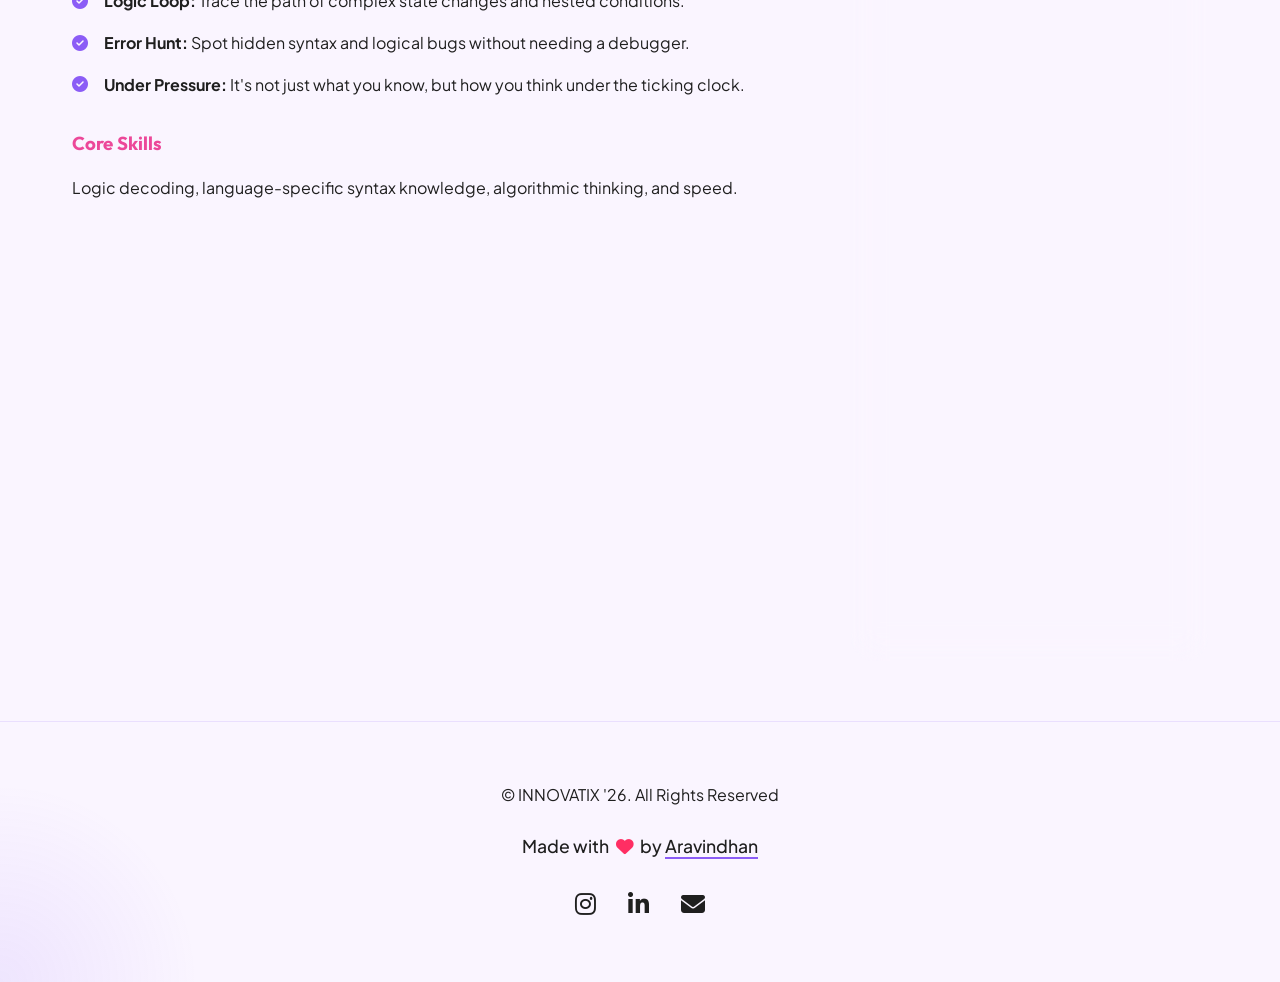
<file: predictive-parser.html>
<!DOCTYPE html>
<html lang="en">

<head>
    <meta charset="UTF-8">
    <meta name="viewport" content="width=device-width, initial-scale=1.0">
    <title>The Predictive Parser | CSI Innovatix '26</title>
    <link rel="stylesheet" href="style.css">
    <link rel="stylesheet" href="https://cdnjs.cloudflare.com/ajax/libs/font-awesome/6.4.0/css/all.min.css">
    <style>
        .event-hero {
            padding: 150px 0 80px;
            background: linear-gradient(to bottom, rgba(139, 92, 246, 0.1), transparent);
        }

        .back-link {
            display: inline-flex;
            align-items: center;
            gap: 0.5rem;
            margin-bottom: 2rem;
            color: var(--primary);
            font-weight: 600;
        }

        .detail-grid {
            display: grid;
            grid-template-columns: 2fr 1fr;
            gap: 4rem;
        }

        .rule-list {
            margin-top: 1.5rem;
        }

        .rule-list li {
            margin-bottom: 1rem;
            display: flex;
            gap: 1rem;
            align-items: flex-start;
        }

        .rule-list i {
            color: var(--primary);
            margin-top: 0.3rem;
        }

        .hero-grid {
            display: grid;
            grid-template-columns: 1.2fr 1fr;
            gap: 4rem;
            align-items: center;
        }

        @media (max-width: 768px) {
            .event-hero {
                padding: 120px 0 60px;
            }

            .hero-grid {
                grid-template-columns: 1fr;
                gap: 2rem;
                text-align: center;
            }

            .hero-grid h1 {
                font-size: 2.5rem !important;
            }

            .detail-grid {
                grid-template-columns: 1fr;
            }

            .back-link {
                justify-content: center;
                width: 100%;
            }
        }
    </style>
</head>

<body>

    <!-- Institution Header -->
    <div class="inst-header">
        <div class="container inst-content">
            <img src="csi_logo.png" alt="KEC Logo" class="inst-logo">
            <div class="inst-text">
                <h2>Kongu Engineering College</h2>
                <p>Computer Society of India</p>
            </div>
            <img src="csi%20logo2.png" alt="CSI Logo" class="csi-logo-2">
        </div>
    </div>

    <nav id="navbar" class="scrolled">
        <div class="container nav-content">
            <a href="index.html" class="logo">INNOVATIX '26</a>
            <ul class="nav-links">
                <li><a href="index.html#home">Home</a></li>
                <li><a href="index.html#about">About</a></li>
                <li><a href="index.html#events">Events</a></li>
                <li><a href="index.html#schedule">Schedule</a></li>
                <li><a href="index.html#register">Register</a></li>
            </ul>
            <div class="hamburger" id="hamburger">
                <span></span>
                <span></span>
                <span></span>
            </div>
            <a href="index.html#events" class="btn btn-outline">Back to Events</a>
        </div>
    </nav>

    <header class="event-hero">
        <div class="container hero-grid">
            <div>
                <a href="index.html#events" class="back-link"><i class="fas fa-arrow-left"></i> Back to all events</a>
                <h1 style="font-size: 3.5rem; margin-bottom: 1rem;">PREDICTIVE <span
                        style="color: var(--primary);">PARSER</span></h1>
                <p style="font-size: 1.25rem; color: var(--text-muted);">The Ultimate Code Intuition Battle. Predict
                    output, trace logic, and beat the compiler.</p>
            </div>
            <div class="glass" style="padding: 1rem; border-radius: 30px; overflow: hidden;">
                <img src="predict.png" alt="Predictive Parser"
                    style="width: 100%; border-radius: 20px; box-shadow: 0 10px 30px var(--primary-glow);">
            </div>
        </div>
    </header>

    <section style="padding: 60px 0;">
        <div class="container detail-grid">
            <div class="reveal active">
                <h2 style="margin-bottom: 1.5rem;">About the Event</h2>
                <p style="margin-bottom: 1.5rem;">Welcome to the ultimate battle of wits and code intuition! "The
                    Predictive Parser" is a two-stage mental sprint where your ability to read and understand code
                    without a compiler is put to the test.</p>

                <h3 style="margin-bottom: 1rem; color: var(--primary);">Challenge Rounds</h3>
                <ul class="rule-list">
                    <li><i class="fas fa-check-circle"></i> <span><strong>Snippet Siege:</strong> Forecast the output
                            for rapid-fire code segments correctly.</span></li>
                    <li><i class="fas fa-check-circle"></i> <span><strong>Logic Loop:</strong> Trace the path of complex
                            state changes and nested conditions.</span></li>
                    <li><i class="fas fa-check-circle"></i> <span><strong>Error Hunt:</strong> Spot hidden syntax and
                            logical bugs without needing a debugger.</span></li>
                    <li><i class="fas fa-check-circle"></i> <span><strong>Under Pressure:</strong> It's not just what
                            you know, but how you think under the ticking clock.</span></li>
                </ul>

                <h3 style="margin-bottom: 1rem; color: var(--accent); margin-top: 2rem;">Core Skills</h3>
                <p>Logic decoding, language-specific syntax knowledge, algorithmic thinking, and speed.</p>
            </div>

            <aside class="reveal active">
                <div class="glass" style="padding: 2rem; position: sticky; top: 120px;">
                    <h3 style="margin-bottom: 1.5rem;">Event Info</h3>
                    <ul style="margin-bottom: 2rem;">
                        <li style="margin-bottom: 1rem; display: flex; justify-content: space-between;">
                            <span style="color: var(--text-muted);">Deadline</span>
                            <span style="font-weight: 600; color: var(--accent);">FEB 14</span>
                        </li>
                        <li style="margin-bottom: 1rem; display: flex; justify-content: space-between;">
                            <span style="color: var(--text-muted);">Fee (CSI)</span>
                            <span style="font-weight: 600;">₹120</span>
                        </li>
                        <li style="margin-bottom: 1rem; display: flex; justify-content: space-between;">
                            <span style="color: var(--text-muted);">Fee (Non-CSI)</span>
                            <span style="font-weight: 600;">₹240</span>
                        </li>
                        <li style="margin-bottom: 1rem; display: flex; justify-content: space-between;">
                            <span style="color: var(--text-muted);">Venue</span>
                            <span style="font-weight: 600; text-align: right;">Sir C.V. Raman Hall, S&H block</span>
                        </li>
                    </ul>

                    <h3 style="font-size: 1.1rem; margin-bottom: 1rem; color: var(--primary);">General Rules</h3>
                    <ul class="rule-list" style="font-size: 0.9rem; margin-bottom: 2rem;">
                        <li><i class="fas fa-id-card"></i> <span>College ID card is mandatory for all
                                participants.</span></li>
                        <li><i class="fas fa-clock"></i> <span>Participants must report 30 mins before the start
                                time.</span></li>
                        <li><i class="fas fa-gavel"></i> <span>Judge's decision will be final and binding.</span></li>
                        <li><i class="fas fa-bus"></i> <span><b>Transport:</b> Bus from Perundurai to KEC @ 8:45 AM.
                                Return: 4:15 PM - 6:30 PM.</span></li>
                        <li><i class="fas fa-utensils"></i> <span>Lunch Provided for all participants.</span></li>
                    </ul>
                    <a href="https://docs.google.com/forms/d/e/1FAIpQLSeork1nZsg9qxXokMV2NZuNR4d8Q9lLAlk_SZSzHfIDGgAUQw/viewform"
                        target="_blank" class="btn btn-primary" style="width: 100%; justify-content: center;">Register
                        for this Event</a>

                    <div class="contact-queries" style="margin-top: 2rem; padding: 1.5rem;">
                        <h3 style="font-size: 1rem; margin-bottom: 1rem;">For Queries</h3>
                        <div class="contact-list" style="gap: 0.8rem;">
                            <div class="contact-item" style="font-size: 0.9rem;">
                                <span class="name">Athvaitha</span>
                                <span class="phone">9677511479</span>
                            </div>
                            <div class="contact-item" style="font-size: 0.9rem;">
                                <span class="name">Barathram</span>
                                <span class="phone">6380564753</span>
                            </div>
                            <div class="contact-item" style="font-size: 0.9rem;">
                                <span class="name">Kaniesh Raj</span>
                                <span class="phone">8608269338</span>
                            </div>
                        </div>
                    </div>
                </div>
            </aside>
        </div>
    </section>

    <footer>
        <div class="container footer-content">
            <p>&copy; INNOVATIX '26. All Rights Reserved</p>
            <p class="footer-made-by">Made with <i class="fas fa-heart"></i> by <a
                    href="https://www.instagram.com/aravindhan_67" target="_blank">Aravindhan</a></p>
            <div class="footer-socials">
                <a href="https://www.instagram.com/csi_kec/" target="_blank"><i class="fab fa-instagram"></i></a>
                <a href="#"><i class="fab fa-linkedin-in"></i></a>
                <a href="#"><i class="fas fa-envelope"></i></a>
            </div>
        </div>
    </footer>

    <script src="script.js"></script>
</body>

</html>
</file>
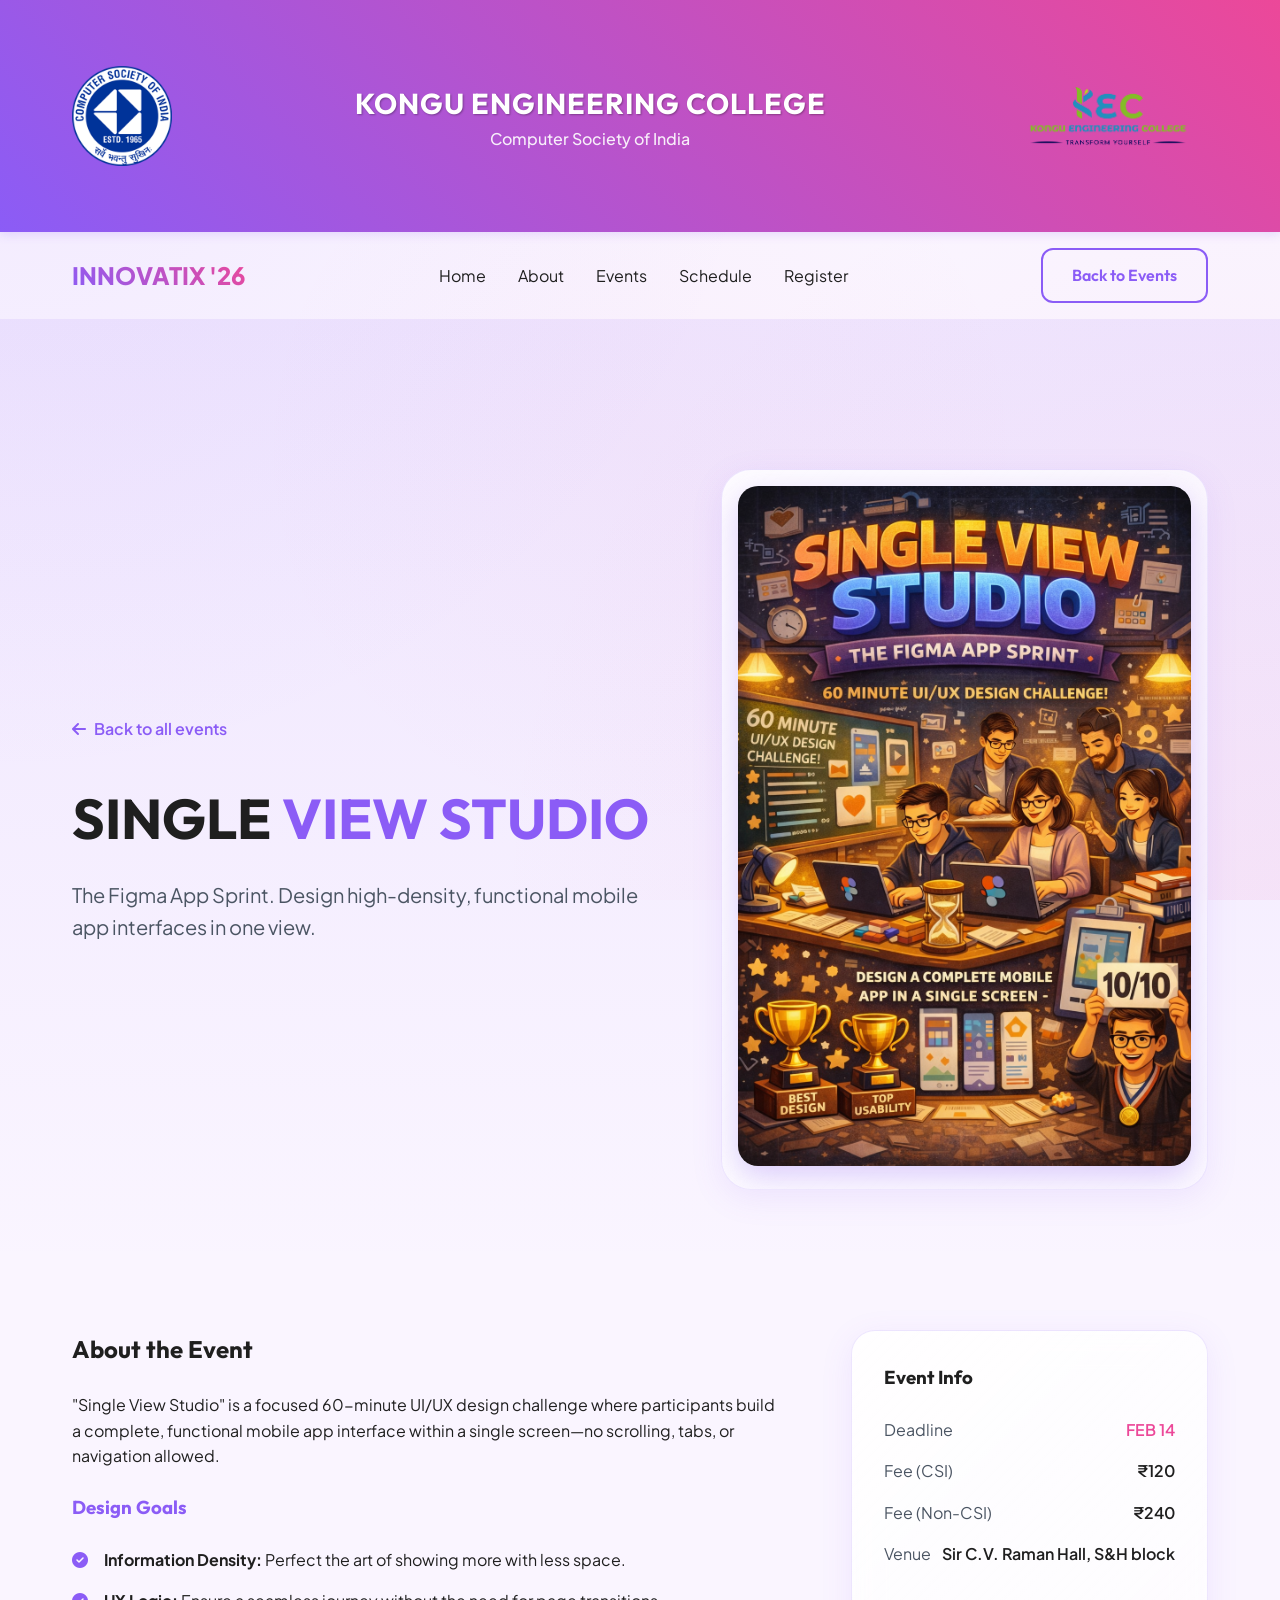
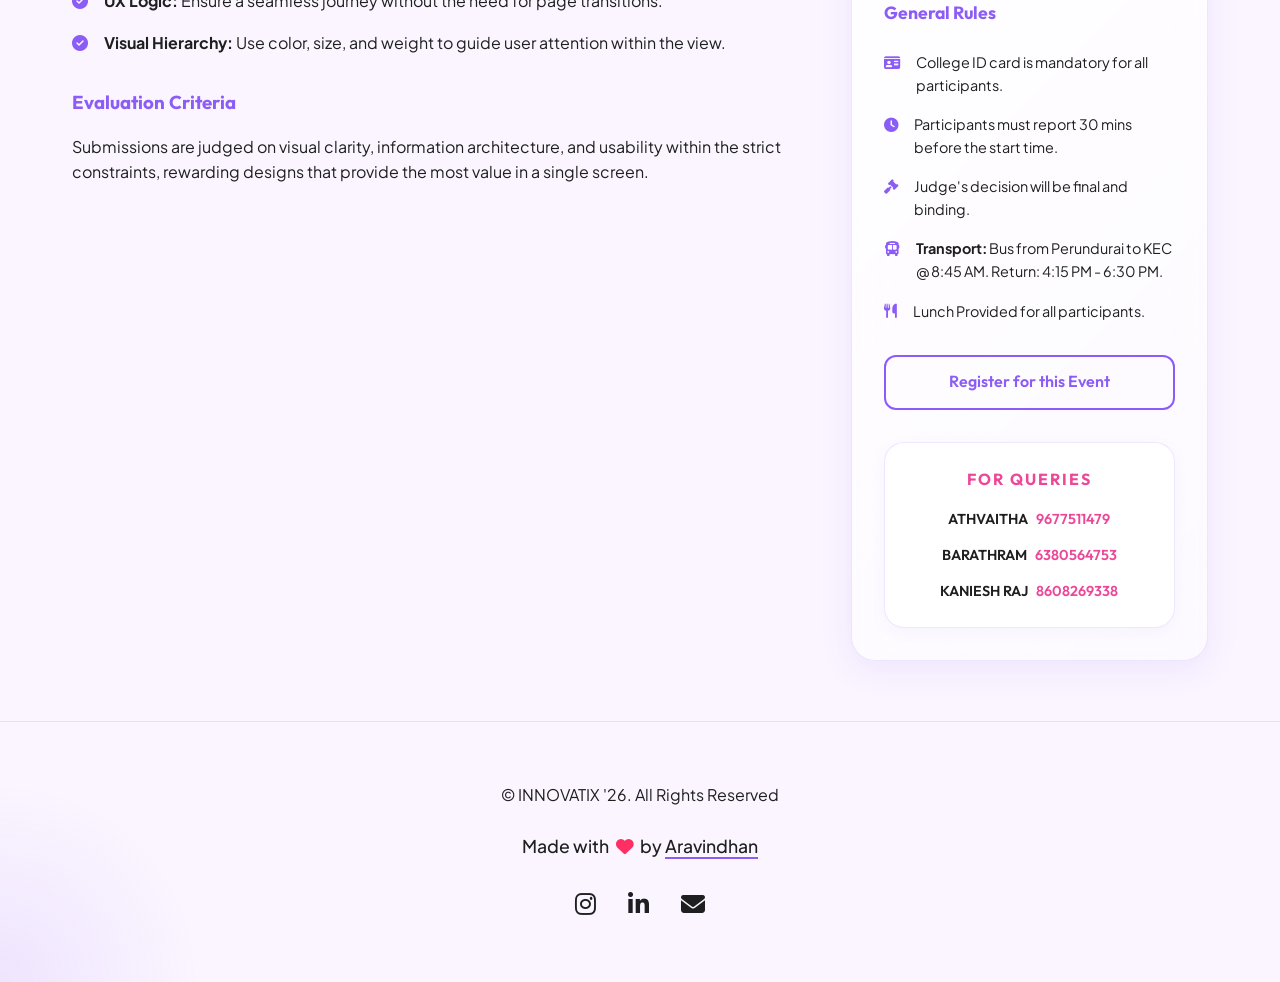
<file: single-view-studio.html>
<!DOCTYPE html>
<html lang="en">

<head>
    <meta charset="UTF-8">
    <meta name="viewport" content="width=device-width, initial-scale=1.0">
    <title>Single View Studio | CSI Innovatix '26</title>
    <link rel="stylesheet" href="style.css">
    <link rel="stylesheet" href="https://cdnjs.cloudflare.com/ajax/libs/font-awesome/6.4.0/css/all.min.css">
    <style>
        .event-hero {
            padding: 150px 0 80px;
            background: linear-gradient(to bottom, rgba(139, 92, 246, 0.1), transparent);
        }

        .back-link {
            display: inline-flex;
            align-items: center;
            gap: 0.5rem;
            margin-bottom: 2rem;
            color: var(--primary);
            font-weight: 600;
        }

        .detail-grid {
            display: grid;
            grid-template-columns: 2fr 1fr;
            gap: 4rem;
        }

        .rule-list {
            margin-top: 1.5rem;
        }

        .rule-list li {
            margin-bottom: 1rem;
            display: flex;
            gap: 1rem;
            align-items: flex-start;
        }

        .rule-list i {
            color: var(--primary);
            margin-top: 0.3rem;
        }

        .hero-grid {
            display: grid;
            grid-template-columns: 1.2fr 1fr;
            gap: 4rem;
            align-items: center;
        }

        @media (max-width: 768px) {
            .event-hero {
                padding: 120px 0 60px;
            }

            .hero-grid {
                grid-template-columns: 1fr;
                gap: 2rem;
                text-align: center;
            }

            .hero-grid h1 {
                font-size: 2.5rem !important;
            }

            .detail-grid {
                grid-template-columns: 1fr;
            }

            .back-link {
                justify-content: center;
                width: 100%;
            }
        }
    </style>
</head>

<body>

    <!-- Institution Header -->
    <div class="inst-header">
        <div class="container inst-content">
            <img src="csi_logo.png" alt="KEC Logo" class="inst-logo">
            <div class="inst-text">
                <h2>Kongu Engineering College</h2>
                <p>Computer Society of India</p>
            </div>
            <img src="csi%20logo2.png" alt="CSI Logo" class="csi-logo-2">
        </div>
    </div>

    <nav id="navbar" class="scrolled">
        <div class="container nav-content">
            <a href="index.html" class="logo">INNOVATIX '26</a>
            <ul class="nav-links">
                <li><a href="index.html#home">Home</a></li>
                <li><a href="index.html#about">About</a></li>
                <li><a href="index.html#events">Events</a></li>
                <li><a href="index.html#schedule">Schedule</a></li>
                <li><a href="index.html#register">Register</a></li>
            </ul>
            <div class="hamburger" id="hamburger">
                <span></span>
                <span></span>
                <span></span>
            </div>
            <a href="index.html#events" class="btn btn-outline">Back to Events</a>
        </div>
    </nav>

    <header class="event-hero">
        <div class="container hero-grid">
            <div>
                <a href="index.html#events" class="back-link"><i class="fas fa-arrow-left"></i> Back to all events</a>
                <h1 style="font-size: 3.5rem; margin-bottom: 1rem;">SINGLE <span style="color: var(--primary);">VIEW
                        STUDIO</span></h1>
                <p style="font-size: 1.25rem; color: var(--text-muted);">The Figma App Sprint. Design high-density,
                    functional mobile app interfaces in one view.</p>
            </div>
            <div class="glass" style="padding: 1rem; border-radius: 30px; overflow: hidden;">
                <img src="single.png" alt="Single View Studio"
                    style="width: 100%; border-radius: 20px; box-shadow: 0 10px 30px var(--primary-glow);">
            </div>
        </div>
    </header>

    <section style="padding: 60px 0;">
        <div class="container detail-grid">
            <div class="reveal active">
                <h2 style="margin-bottom: 1.5rem;">About the Event</h2>
                <p style="margin-bottom: 1.5rem;">"Single View Studio" is a focused 60-minute UI/UX design challenge
                    where participants build a complete, functional mobile app interface within a single screen—no
                    scrolling, tabs, or navigation allowed.</p>

                <h3 style="margin-bottom: 1rem; color: var(--primary);">Design Goals</h3>
                <ul class="rule-list">
                    <li><i class="fas fa-check-circle"></i> <span><strong>Information Density:</strong> Perfect the art
                            of showing more with less space.</span></li>
                    <li><i class="fas fa-check-circle"></i> <span><strong>UX Logic:</strong> Ensure a seamless journey
                            without the need for page transitions.</span></li>
                    <li><i class="fas fa-check-circle"></i> <span><strong>Visual Hierarchy:</strong> Use color, size,
                            and weight to guide user attention within the view.</span></li>
                </ul>

                <h3 style="margin-bottom: 1rem; color: var(--primary); margin-top: 2rem;">Evaluation Criteria</h3>
                <p>Submissions are judged on visual clarity, information architecture, and usability within the strict
                    constraints, rewarding designs that provide the most value in a single screen.</p>
            </div>

            <aside class="reveal active">
                <div class="glass" style="padding: 2rem; position: sticky; top: 120px;">
                    <h3 style="margin-bottom: 1.5rem;">Event Info</h3>
                    <ul style="margin-bottom: 2rem;">
                        <li style="margin-bottom: 1rem; display: flex; justify-content: space-between;">
                            <span style="color: var(--text-muted);">Deadline</span>
                            <span style="font-weight: 600; color: var(--accent);">FEB 14</span>
                        </li>
                        <li style="margin-bottom: 1rem; display: flex; justify-content: space-between;">
                            <span style="color: var(--text-muted);">Fee (CSI)</span>
                            <span style="font-weight: 600;">₹120</span>
                        </li>
                        <li style="margin-bottom: 1rem; display: flex; justify-content: space-between;">
                            <span style="color: var(--text-muted);">Fee (Non-CSI)</span>
                            <span style="font-weight: 600;">₹240</span>
                        </li>
                        <li style="margin-bottom: 1rem; display: flex; justify-content: space-between;">
                            <span style="color: var(--text-muted);">Venue</span>
                            <span style="font-weight: 600; text-align: right;">Sir C.V. Raman Hall, S&H block</span>
                        </li>
                    </ul>

                    <h3 style="font-size: 1.1rem; margin-bottom: 1rem; color: var(--primary);">General Rules</h3>
                    <ul class="rule-list" style="font-size: 0.9rem; margin-bottom: 2rem;">
                        <li><i class="fas fa-id-card"></i> <span>College ID card is mandatory for all
                                participants.</span></li>
                        <li><i class="fas fa-clock"></i> <span>Participants must report 30 mins before the start
                                time.</span></li>
                        <li><i class="fas fa-gavel"></i> <span>Judge's decision will be final and binding.</span></li>
                        <li><i class="fas fa-bus"></i> <span><b>Transport:</b> Bus from Perundurai to KEC @ 8:45 AM.
                                Return: 4:15 PM - 6:30 PM.</span></li>
                        <li><i class="fas fa-utensils"></i> <span>Lunch Provided for all participants.</span></li>
                    </ul>
                    <a href="https://docs.google.com/forms/d/e/1FAIpQLSecRgyqHQAk3oIpxBk7pDBxLrDMQRdEw2va3iq24nwUxe8e-Q/viewform"
                        target="_blank" class="btn btn-primary" style="width: 100%; justify-content: center;">Register
                        for this Event</a>

                    <div class="contact-queries" style="margin-top: 2rem; padding: 1.5rem;">
                        <h3 style="font-size: 1rem; margin-bottom: 1rem;">For Queries</h3>
                        <div class="contact-list" style="gap: 0.8rem;">
                            <div class="contact-item" style="font-size: 0.9rem;">
                                <span class="name">Athvaitha</span>
                                <span class="phone">9677511479</span>
                            </div>
                            <div class="contact-item" style="font-size: 0.9rem;">
                                <span class="name">Barathram</span>
                                <span class="phone">6380564753</span>
                            </div>
                            <div class="contact-item" style="font-size: 0.9rem;">
                                <span class="name">Kaniesh Raj</span>
                                <span class="phone">8608269338</span>
                            </div>
                        </div>
                    </div>
                </div>
            </aside>
        </div>
    </section>

    <footer>
        <div class="container footer-content">
            <p>&copy; INNOVATIX '26. All Rights Reserved</p>
            <p class="footer-made-by">Made with <i class="fas fa-heart"></i> by <a
                    href="https://www.instagram.com/aravindhan_67" target="_blank">Aravindhan</a></p>
            <div class="footer-socials">
                <a href="https://www.instagram.com/csi_kec/" target="_blank"><i class="fab fa-instagram"></i></a>
                <a href="#"><i class="fab fa-linkedin-in"></i></a>
                <a href="#"><i class="fas fa-envelope"></i></a>
            </div>
        </div>
    </footer>

    <script src="script.js"></script>
</body>

</html>
</file>
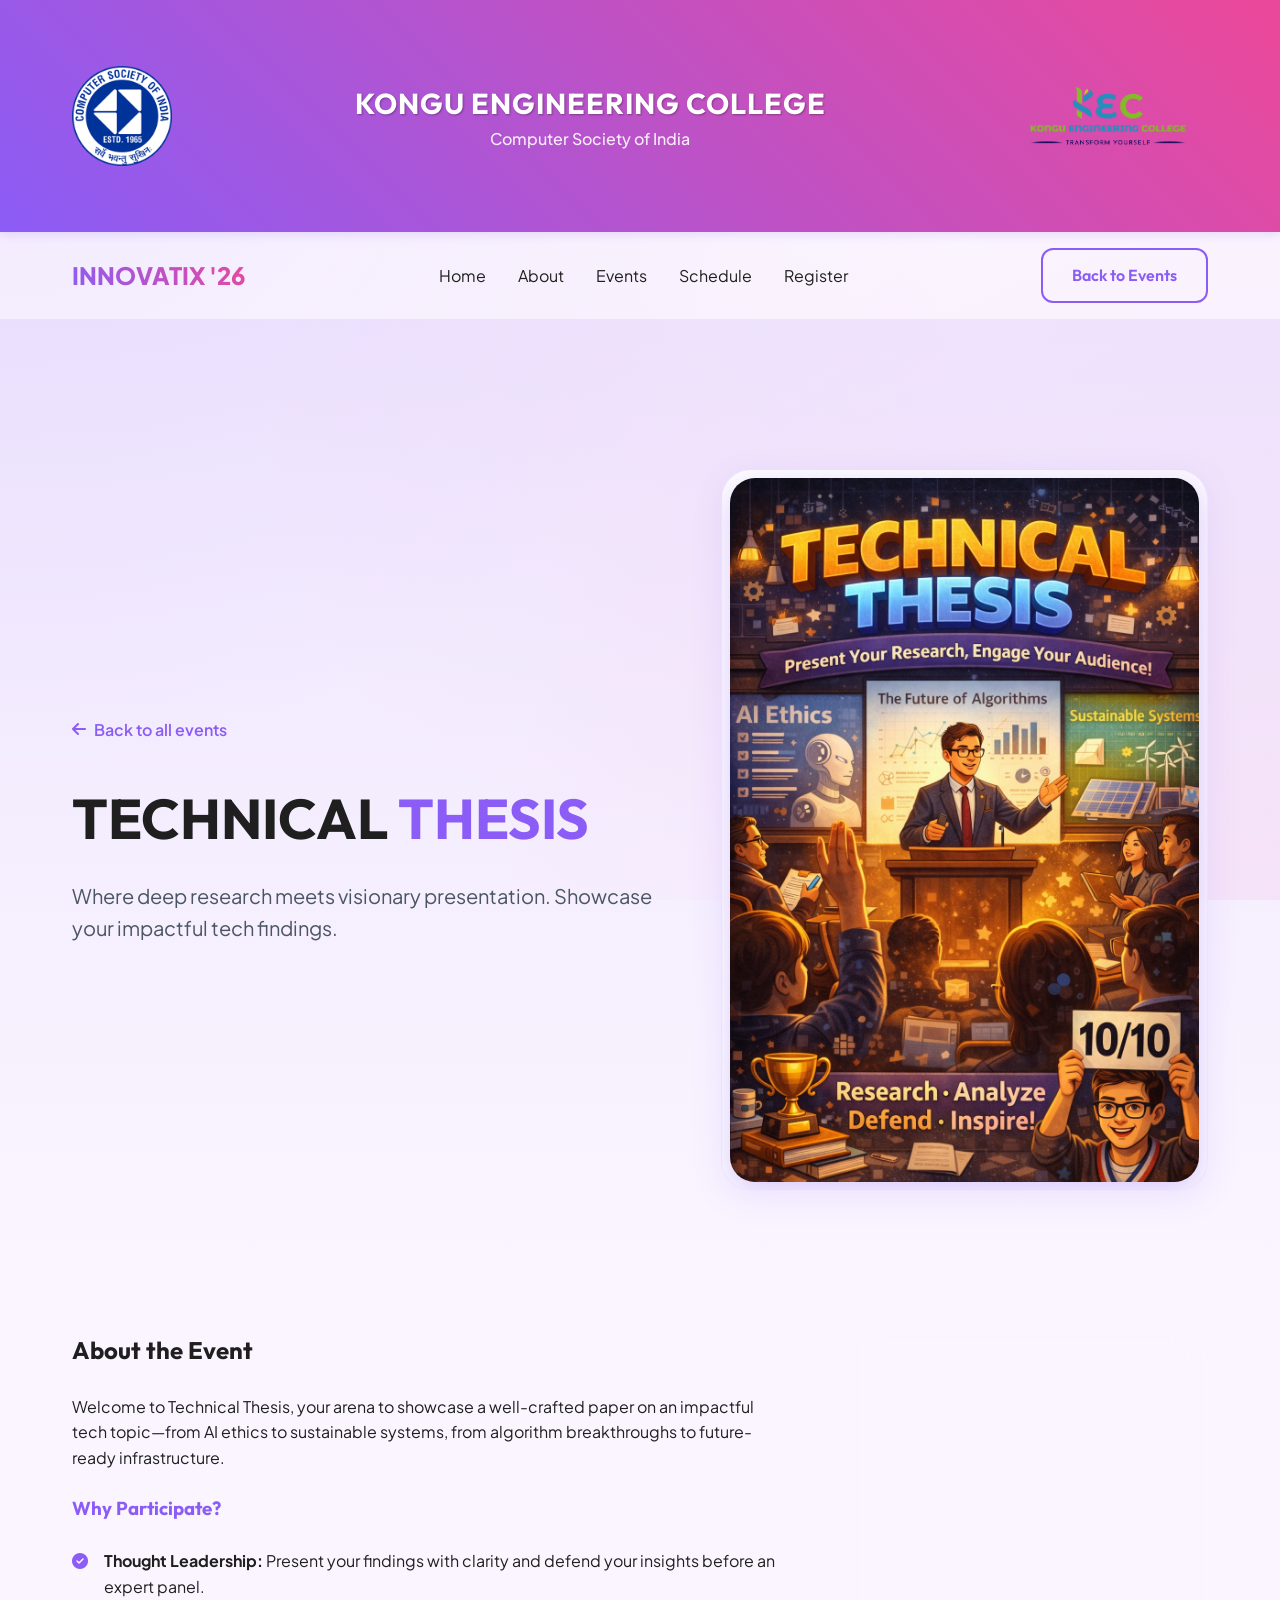
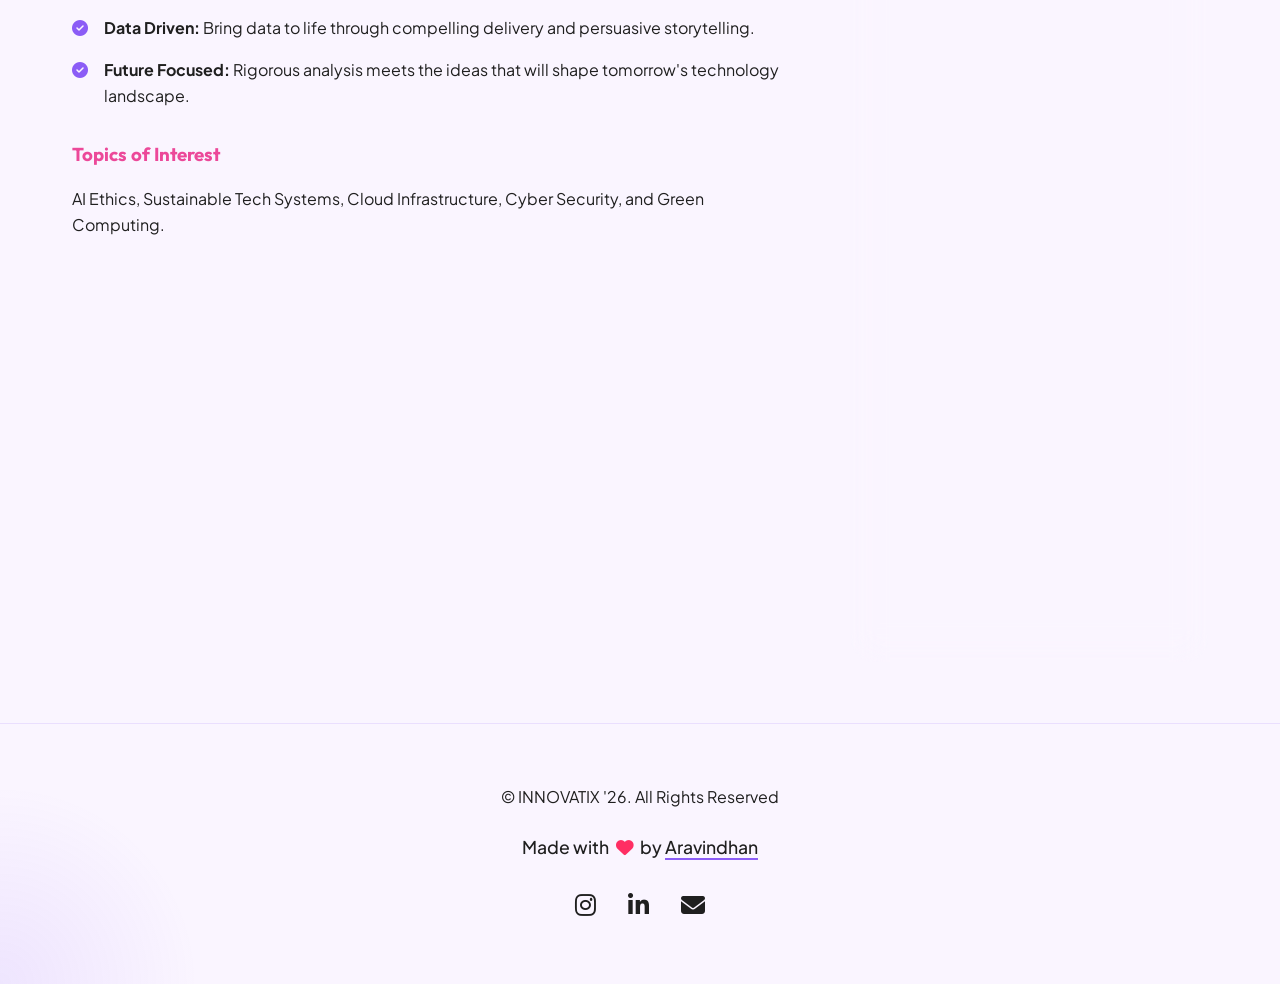
<file: technical-thesis.html>
<!DOCTYPE html>
<html lang="en">

<head>
    <meta charset="UTF-8">
    <meta name="viewport" content="width=device-width, initial-scale=1.0">
    <title>Technical Thesis | CSI Innovatix '26</title>
    <link rel="stylesheet" href="style.css">
    <link rel="stylesheet" href="https://cdnjs.cloudflare.com/ajax/libs/font-awesome/6.4.0/css/all.min.css">
    <style>
        .event-hero {
            padding: 150px 0 80px;
            background: linear-gradient(to bottom, rgba(139, 92, 246, 0.1), transparent);
        }

        .back-link {
            display: inline-flex;
            align-items: center;
            gap: 0.5rem;
            margin-bottom: 2rem;
            color: var(--primary);
            font-weight: 600;
        }

        .detail-grid {
            display: grid;
            grid-template-columns: 2fr 1fr;
            gap: 4rem;
        }

        .rule-list {
            margin-top: 1.5rem;
        }

        .rule-list li {
            margin-bottom: 1rem;
            display: flex;
            gap: 1rem;
            align-items: flex-start;
        }

        .rule-list i {
            color: var(--primary);
            margin-top: 0.3rem;
        }

        .hero-grid {
            display: grid;
            grid-template-columns: 1.2fr 1fr;
            gap: 4rem;
            align-items: center;
        }

        @media (max-width: 768px) {
            .event-hero {
                padding: 120px 0 60px;
            }

            .hero-grid {
                grid-template-columns: 1fr;
                gap: 2rem;
                text-align: center;
            }

            .hero-grid h1 {
                font-size: 2.5rem !important;
            }

            .detail-grid {
                grid-template-columns: 1fr;
            }

            .back-link {
                justify-content: center;
                width: 100%;
            }
        }
    </style>
</head>

<body>

    <!-- Institution Header -->
    <div class="inst-header">
        <div class="container inst-content">
            <img src="csi_logo.png" alt="KEC Logo" class="inst-logo">
            <div class="inst-text">
                <h2>Kongu Engineering College</h2>
                <p>Computer Society of India</p>
            </div>
            <img src="csi%20logo2.png" alt="CSI Logo" class="csi-logo-2">
        </div>
    </div>

    <nav id="navbar" class="scrolled">
        <div class="container nav-content">
            <a href="index.html" class="logo">INNOVATIX '26</a>
            <ul class="nav-links">
                <li><a href="index.html#home">Home</a></li>
                <li><a href="index.html#about">About</a></li>
                <li><a href="index.html#events">Events</a></li>
                <li><a href="index.html#schedule">Schedule</a></li>
                <li><a href="index.html#register">Register</a></li>
            </ul>
            <div class="hamburger" id="hamburger">
                <span></span>
                <span></span>
                <span></span>
            </div>
            <a href="index.html#events" class="btn btn-outline">Back to Events</a>
        </div>
    </nav>

    <header class="event-hero">
        <div class="container hero-grid">
            <div>
                <a href="index.html#events" class="back-link"><i class="fas fa-arrow-left"></i> Back to all events</a>
                <h1 style="font-size: 3.5rem; margin-bottom: 1rem;">TECHNICAL <span
                        style="color: var(--primary);">THESIS</span></h1>
                <p style="font-size: 1.25rem; color: var(--text-muted);">Where deep research meets visionary
                    presentation.
                    Showcase your impactful tech findings.</p>
            </div>
            <div class="glass" style="padding: 0.5rem; border-radius: 30px; overflow: hidden; display: flex;">
                <img src="tech.png" alt="Tech Thesis"
                    style="width: 100%; height: auto; border-radius: 25px; box-shadow: 0 10px 30px var(--primary-glow);">
            </div>
        </div>
    </header>

    <section style="padding: 60px 0;">
        <div class="container detail-grid">
            <div class="reveal active">
                <h2 style="margin-bottom: 1.5rem;">About the Event</h2>
                <p style="margin-bottom: 1.5rem;">Welcome to Technical Thesis, your arena to showcase a well-crafted
                    paper on an impactful tech topic—from AI ethics to sustainable systems, from algorithm breakthroughs
                    to future-ready infrastructure.</p>

                <h3 style="margin-bottom: 1rem; color: var(--primary);">Why Participate?</h3>
                <ul class="rule-list">
                    <li><i class="fas fa-check-circle"></i> <span><strong>Thought Leadership:</strong> Present your
                            findings with clarity and defend your insights before an expert panel.</span></li>
                    <li><i class="fas fa-check-circle"></i> <span><strong>Data Driven:</strong> Bring data to life
                            through compelling delivery and persuasive storytelling.</span></li>
                    <li><i class="fas fa-check-circle"></i> <span><strong>Future Focused:</strong> Rigorous analysis
                            meets the ideas that will shape tomorrow's technology landscape.</span></li>
                </ul>

                <h3 style="margin-bottom: 1rem; color: var(--accent); margin-top: 2rem;">Topics of Interest</h3>
                <p>AI Ethics, Sustainable Tech Systems, Cloud Infrastructure, Cyber Security, and Green Computing.</p>
            </div>

            <aside class="reveal active">
                <div class="glass" style="padding: 2rem; position: sticky; top: 120px;">
                    <h3 style="margin-bottom: 1.5rem;">Event Info</h3>
                    <ul style="margin-bottom: 2rem;">
                        <li style="margin-bottom: 1rem; display: flex; justify-content: space-between;">
                            <span style="color: var(--text-muted);">Deadline</span>
                            <span style="font-weight: 600; color: var(--accent);">FEB 14</span>
                        </li>
                        <li style="margin-bottom: 1rem; display: flex; justify-content: space-between;">
                            <span style="color: var(--text-muted);">Fee (CSI)</span>
                            <span style="font-weight: 600;">₹120</span>
                        </li>
                        <li style="margin-bottom: 1rem; display: flex; justify-content: space-between;">
                            <span style="color: var(--text-muted);">Fee (Non-CSI)</span>
                            <span style="font-weight: 600;">₹240</span>
                        </li>
                        <li style="margin-bottom: 1rem; display: flex; justify-content: space-between;">
                            <span style="color: var(--text-muted);">Venue</span>
                            <span style="font-weight: 600; text-align: right;">Sir C.V. Raman Hall, S&H block</span>
                        </li>
                    </ul>

                    <h3 style="font-size: 1.1rem; margin-bottom: 1rem; color: var(--primary);">General Rules</h3>
                    <ul class="rule-list" style="font-size: 0.9rem; margin-bottom: 2rem;">
                        <li><i class="fas fa-id-card"></i> <span>College ID card is mandatory for all
                                participants.</span></li>
                        <li><i class="fas fa-clock"></i> <span>Participants must report 30 mins before the start
                                time.</span></li>
                        <li><i class="fas fa-gavel"></i> <span>Judge's decision will be final and binding.</span></li>
                        <li><i class="fas fa-bus"></i> <span><b>Transport:</b> Bus from Perundurai to KEC @ 8:45 AM.
                                Return: 4:15 PM - 6:30 PM.</span></li>
                        <li><i class="fas fa-utensils"></i> <span>Lunch Provided for all participants.</span></li>
                    </ul>
                    <a href="https://docs.google.com/forms/d/e/1FAIpQLScV2souCfbObEY0kVin6BVWKS77z6QW628Joz_MVwMw8EUoHw/viewform"
                        target="_blank" class="btn btn-primary" style="width: 100%; justify-content: center;">Register
                        for this Event</a>

                    <div class="contact-queries" style="margin-top: 2rem; padding: 1.5rem;">
                        <h3 style="font-size: 1rem; margin-bottom: 1rem;">For Queries</h3>
                        <div class="contact-list" style="gap: 0.8rem;">
                            <div class="contact-item" style="font-size: 0.9rem;">
                                <span class="name">Athvaitha</span>
                                <span class="phone">9677511479</span>
                            </div>
                            <div class="contact-item" style="font-size: 0.9rem;">
                                <span class="name">Barathram</span>
                                <span class="phone">6380564753</span>
                            </div>
                            <div class="contact-item" style="font-size: 0.9rem;">
                                <span class="name">Kaniesh Raj</span>
                                <span class="phone">8608269338</span>
                            </div>
                        </div>
                    </div>
                </div>
            </aside>
        </div>
    </section>

    <footer>
        <div class="container footer-content">
            <p>&copy; INNOVATIX '26. All Rights Reserved</p>
            <p class="footer-made-by">Made with <i class="fas fa-heart"></i> by <a
                    href="https://www.instagram.com/aravindhan_67" target="_blank">Aravindhan</a></p>
            <div class="footer-socials">
                <a href="https://www.instagram.com/csi_kec/" target="_blank"><i class="fab fa-instagram"></i></a>
                <a href="#"><i class="fab fa-linkedin-in"></i></a>
                <a href="#"><i class="fas fa-envelope"></i></a>
            </div>
        </div>
    </footer>

    <script src="script.js"></script>
</body>

</html>
</file>
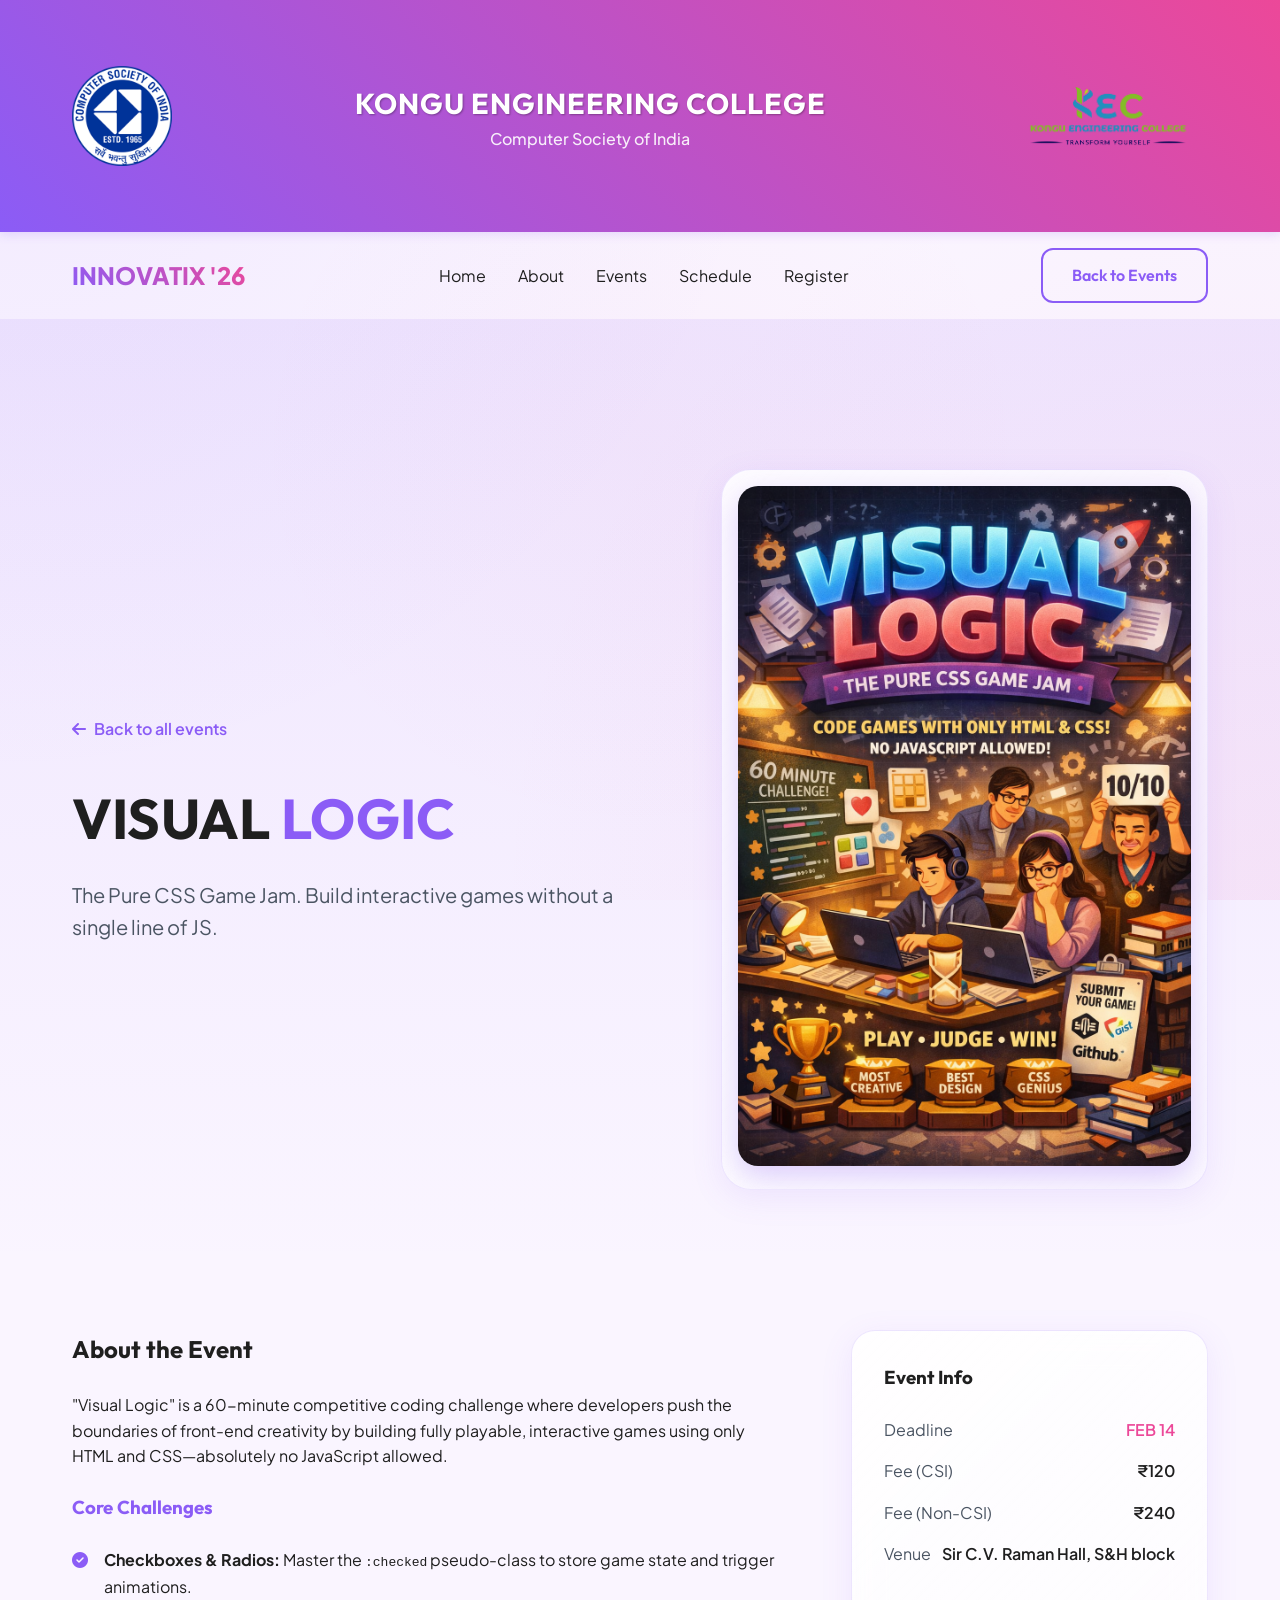
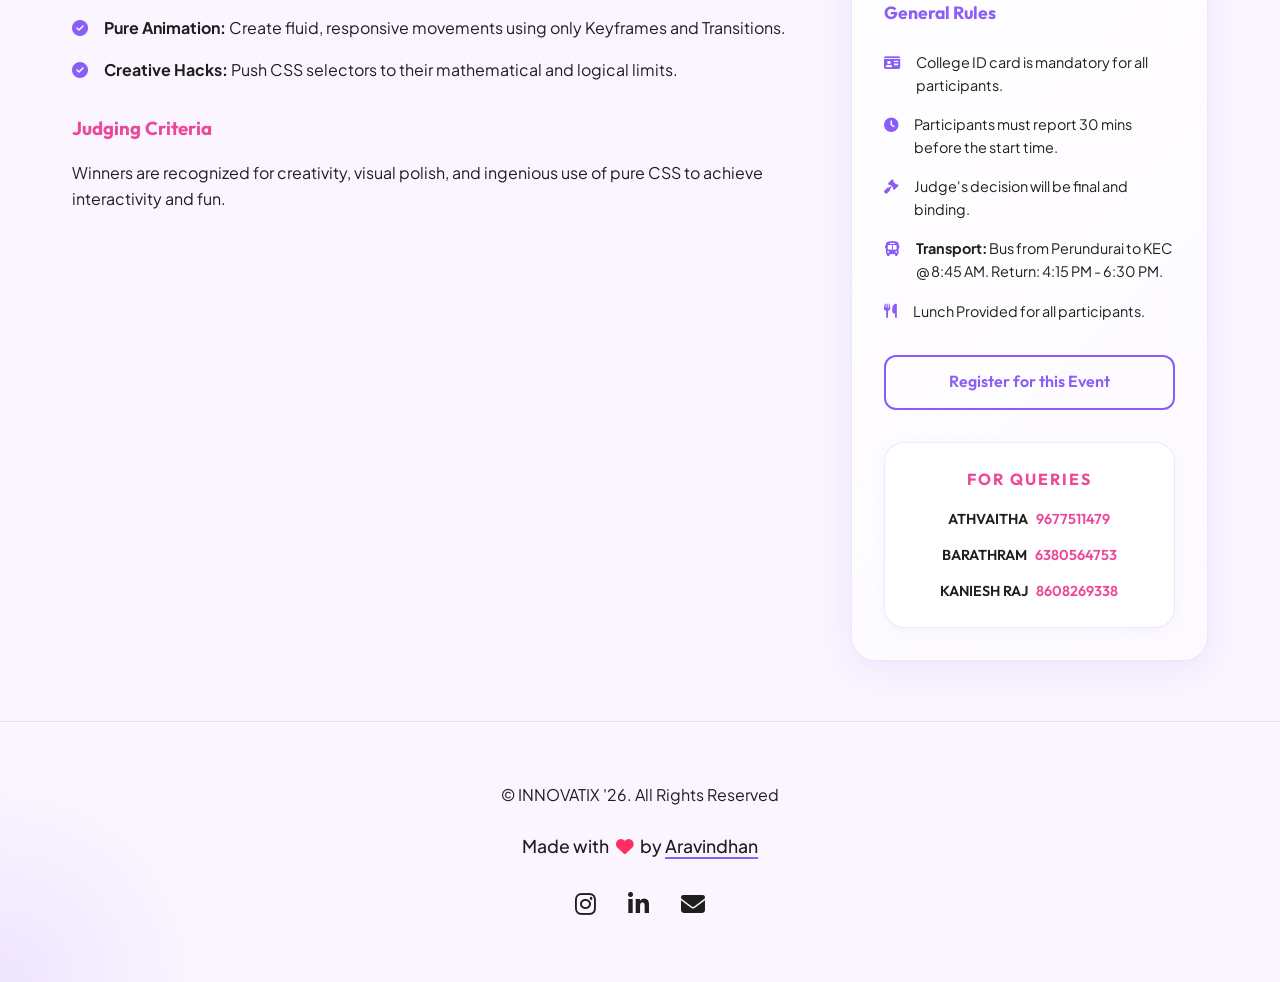
<file: visual-logic.html>
<!DOCTYPE html>
<html lang="en">

<head>
    <meta charset="UTF-8">
    <meta name="viewport" content="width=device-width, initial-scale=1.0">
    <title>Visual Logic | CSI Innovatix '26</title>
    <link rel="stylesheet" href="style.css">
    <link rel="stylesheet" href="https://cdnjs.cloudflare.com/ajax/libs/font-awesome/6.4.0/css/all.min.css">
    <style>
        .event-hero {
            padding: 150px 0 80px;
            background: linear-gradient(to bottom, rgba(139, 92, 246, 0.1), transparent);
        }

        .back-link {
            display: inline-flex;
            align-items: center;
            gap: 0.5rem;
            margin-bottom: 2rem;
            color: var(--primary);
            font-weight: 600;
        }

        .detail-grid {
            display: grid;
            grid-template-columns: 2fr 1fr;
            gap: 4rem;
        }

        .rule-list {
            margin-top: 1.5rem;
        }

        .rule-list li {
            margin-bottom: 1rem;
            display: flex;
            gap: 1rem;
            align-items: flex-start;
        }

        .rule-list i {
            color: var(--primary);
            margin-top: 0.3rem;
        }

        .hero-grid {
            display: grid;
            grid-template-columns: 1.2fr 1fr;
            gap: 4rem;
            align-items: center;
        }

        @media (max-width: 768px) {
            .event-hero {
                padding: 120px 0 60px;
            }

            .hero-grid {
                grid-template-columns: 1fr;
                gap: 2rem;
                text-align: center;
            }

            .hero-grid h1 {
                font-size: 2.5rem !important;
            }

            .detail-grid {
                grid-template-columns: 1fr;
            }

            .back-link {
                justify-content: center;
                width: 100%;
            }
        }
    </style>
</head>

<body>

    <!-- Institution Header -->
    <div class="inst-header">
        <div class="container inst-content">
            <img src="csi_logo.png" alt="KEC Logo" class="inst-logo">
            <div class="inst-text">
                <h2>Kongu Engineering College</h2>
                <p>Computer Society of India</p>
            </div>
            <img src="csi%20logo2.png" alt="CSI Logo" class="csi-logo-2">
        </div>
    </div>

    <nav id="navbar" class="scrolled">
        <div class="container nav-content">
            <a href="index.html" class="logo">INNOVATIX '26</a>
            <ul class="nav-links">
                <li><a href="index.html#home">Home</a></li>
                <li><a href="index.html#about">About</a></li>
                <li><a href="index.html#events">Events</a></li>
                <li><a href="index.html#schedule">Schedule</a></li>
                <li><a href="index.html#register">Register</a></li>
            </ul>
            <div class="hamburger" id="hamburger">
                <span></span>
                <span></span>
                <span></span>
            </div>
            <a href="index.html#events" class="btn btn-outline">Back to Events</a>
        </div>
    </nav>

    <header class="event-hero">
        <div class="container hero-grid">
            <div>
                <a href="index.html#events" class="back-link"><i class="fas fa-arrow-left"></i> Back to all events</a>
                <h1 style="font-size: 3.5rem; margin-bottom: 1rem;">VISUAL <span
                        style="color: var(--primary);">LOGIC</span></h1>
                <p style="font-size: 1.25rem; color: var(--text-muted);">The Pure CSS Game Jam. Build interactive games
                    without a single line of JS.</p>
            </div>
            <div class="glass" style="padding: 1rem; border-radius: 30px; overflow: hidden;">
                <img src="visual.png" alt="Visual Logic"
                    style="width: 100%; border-radius: 20px; box-shadow: 0 10px 30px var(--primary-glow);">
            </div>
        </div>
    </header>

    <section style="padding: 60px 0;">
        <div class="container detail-grid">
            <div class="reveal active">
                <h2 style="margin-bottom: 1.5rem;">About the Event</h2>
                <p style="margin-bottom: 1.5rem;">"Visual Logic" is a 60-minute competitive coding challenge where
                    developers push the boundaries of front-end creativity by building fully playable, interactive games
                    using only HTML and CSS—absolutely no JavaScript allowed.</p>

                <h3 style="margin-bottom: 1rem; color: var(--primary);">Core Challenges</h3>
                <ul class="rule-list">
                    <li><i class="fas fa-check-circle"></i> <span><strong>Checkboxes & Radios:</strong> Master the
                            <code>:checked</code> pseudo-class to store game state and trigger animations.</span></li>
                    <li><i class="fas fa-check-circle"></i> <span><strong>Pure Animation:</strong> Create fluid,
                            responsive movements using only Keyframes and Transitions.</span></li>
                    <li><i class="fas fa-check-circle"></i> <span><strong>Creative Hacks:</strong> Push CSS selectors to
                            their mathematical and logical limits.</span></li>
                </ul>

                <h3 style="margin-bottom: 1rem; color: var(--accent); margin-top: 2rem;">Judging Criteria</h3>
                <p>Winners are recognized for creativity, visual polish, and ingenious use of pure CSS to achieve
                    interactivity and fun.</p>
            </div>

            <aside class="reveal active">
                <div class="glass" style="padding: 2rem; position: sticky; top: 120px;">
                    <h3 style="margin-bottom: 1.5rem;">Event Info</h3>
                    <ul style="margin-bottom: 2rem;">
                        <li style="margin-bottom: 1rem; display: flex; justify-content: space-between;">
                            <span style="color: var(--text-muted);">Deadline</span>
                            <span style="font-weight: 600; color: var(--accent);">FEB 14</span>
                        </li>
                        <li style="margin-bottom: 1rem; display: flex; justify-content: space-between;">
                            <span style="color: var(--text-muted);">Fee (CSI)</span>
                            <span style="font-weight: 600;">₹120</span>
                        </li>
                        <li style="margin-bottom: 1rem; display: flex; justify-content: space-between;">
                            <span style="color: var(--text-muted);">Fee (Non-CSI)</span>
                            <span style="font-weight: 600;">₹240</span>
                        </li>
                        <li style="margin-bottom: 1rem; display: flex; justify-content: space-between;">
                            <span style="color: var(--text-muted);">Venue</span>
                            <span style="font-weight: 600; text-align: right;">Sir C.V. Raman Hall, S&H block</span>
                        </li>
                    </ul>

                    <h3 style="font-size: 1.1rem; margin-bottom: 1rem; color: var(--primary);">General Rules</h3>
                    <ul class="rule-list" style="font-size: 0.9rem; margin-bottom: 2rem;">
                        <li><i class="fas fa-id-card"></i> <span>College ID card is mandatory for all
                                participants.</span></li>
                        <li><i class="fas fa-clock"></i> <span>Participants must report 30 mins before the start
                                time.</span></li>
                        <li><i class="fas fa-gavel"></i> <span>Judge's decision will be final and binding.</span></li>
                        <li><i class="fas fa-bus"></i> <span><b>Transport:</b> Bus from Perundurai to KEC @ 8:45 AM.
                                Return: 4:15 PM - 6:30 PM.</span></li>
                        <li><i class="fas fa-utensils"></i> <span>Lunch Provided for all participants.</span></li>
                    </ul>
                    <a href="https://docs.google.com/forms/d/e/1FAIpQLSdvDUxcfLxjOapSNV-bxAj3ltxEBvm7OIW3f162G-CvKLABDQ/viewform"
                        target="_blank" class="btn btn-primary" style="width: 100%; justify-content: center;">Register
                        for this Event</a>

                    <div class="contact-queries" style="margin-top: 2rem; padding: 1.5rem;">
                        <h3 style="font-size: 1rem; margin-bottom: 1rem;">For Queries</h3>
                        <div class="contact-list" style="gap: 0.8rem;">
                            <div class="contact-item" style="font-size: 0.9rem;">
                                <span class="name">Athvaitha</span>
                                <span class="phone">9677511479</span>
                            </div>
                            <div class="contact-item" style="font-size: 0.9rem;">
                                <span class="name">Barathram</span>
                                <span class="phone">6380564753</span>
                            </div>
                            <div class="contact-item" style="font-size: 0.9rem;">
                                <span class="name">Kaniesh Raj</span>
                                <span class="phone">8608269338</span>
                            </div>
                        </div>
                    </div>
                </div>
            </aside>
        </div>
    </section>

    <footer>
        <div class="container footer-content">
            <p>&copy; INNOVATIX '26. All Rights Reserved</p>
            <p class="footer-made-by">Made with <i class="fas fa-heart"></i> by <a
                    href="https://www.instagram.com/aravindhan_67" target="_blank">Aravindhan</a></p>
            <div class="footer-socials">
                <a href="https://www.instagram.com/csi_kec/" target="_blank"><i class="fab fa-instagram"></i></a>
                <a href="#"><i class="fab fa-linkedin-in"></i></a>
                <a href="#"><i class="fas fa-envelope"></i></a>
            </div>
        </div>
    </footer>

    <script src="script.js"></script>
</body>

</html>
</file>
<file: style.css>
/* CSS for CSI Innovatix Event Website */
@import url('https://fonts.googleapis.com/css2?family=Outfit:wght@300;400;600;700&family=Plus+Jakarta+Sans:wght@300;400;500;600;700&display=swap');

:root {
    /* Purple + Pink Palette */
    --primary: #8B5CF6;
    --primary-glow: rgba(139, 92, 246, 0.3);
    --secondary: #F472B6;
    --secondary-glow: rgba(244, 114, 182, 0.4);
    --accent: #EC4899;
    --accent-glow: rgba(236, 72, 153, 0.4);

    --bg-main: #FAF5FF;
    --bg-card: rgba(255, 255, 255, 0.7);
    --text-main: #1F1F1F;
    --text-muted: #4B5563;
    --glass-border: rgba(139, 92, 246, 0.15);
    --glass-grad: linear-gradient(135deg, rgba(255, 255, 255, 0.9), rgba(255, 255, 255, 0.5));

    --font-heading: 'Outfit', sans-serif;
    --font-body: 'Plus Jakarta Sans', sans-serif;

    --transition: all 0.4s cubic-bezier(0.4, 0, 0.2, 1);
    --shadow-glow: 0 10px 30px rgba(139, 92, 246, 0.15);
}

* {
    margin: 0;
    padding: 0;
    box-sizing: border-box;
    cursor: default;
    /* We will add a custom cursor feel later */
}

body {
    background-color: var(--bg-main);
    color: var(--text-main);
    font-family: var(--font-body);
    line-height: 1.6;
    overflow-x: hidden;
    background-image:
        radial-gradient(circle at 0% 0%, rgba(139, 92, 246, 0.08) 0%, transparent 50%),
        radial-gradient(circle at 100% 100%, rgba(244, 114, 182, 0.1) 0%, transparent 50%),
        radial-gradient(circle at 50% 50%, rgba(236, 72, 153, 0.03) 0%, transparent 50%);
    background-attachment: fixed;
}

/* Travel Theme Loop Animation */
.travel-loop {
    position: fixed;
    top: 0;
    left: 0;
    width: 100%;
    height: 100%;
    pointer-events: none;
    z-index: -1;
    overflow: hidden;
}

.comet {
    position: absolute;
    width: 150px;
    height: 2px;
    background: linear-gradient(to right, transparent, var(--primary), #fff);
    border-radius: 100%;
    filter: blur(2px);
    opacity: 0.3;
    animation: traveling-comet 12s linear infinite;
}

.comet-1 {
    top: 20%;
    left: -200px;
    animation-delay: 0s;
}

.comet-2 {
    top: 50%;
    left: -200px;
    animation-delay: 4s;
}

.comet-3 {
    top: 80%;
    left: -200px;
    animation-delay: 8s;
}

@keyframes traveling-comet {
    0% {
        transform: translateX(0) translateY(0) rotate(15deg);
        opacity: 0;
    }

    10% {
        opacity: 0.4;
    }

    90% {
        opacity: 0.4;
    }

    100% {
        transform: translateX(120vw) translateY(50vh) rotate(15deg);
        opacity: 0;
    }
}

.travel-icon {
    position: absolute;
    top: 30%;
    left: -100px;
    font-size: 2rem;
    color: var(--primary);
    filter: drop-shadow(0 0 10px var(--primary-glow));
    opacity: 0.6;
    animation: traveling-shuttle 20s linear infinite;
}

@keyframes traveling-shuttle {
    0% {
        transform: translateX(0) translateY(0) rotate(-10deg);
    }

    25% {
        transform: translateX(30vw) translateY(-5vh) rotate(5deg);
    }

    50% {
        transform: translateX(60vw) translateY(10vh) rotate(-5deg);
    }

    75% {
        transform: translateX(90vw) translateY(-5vh) rotate(10deg);
    }

    100% {
        transform: translateX(120vw) translateY(0) rotate(-10deg);
    }
}

h1,
h2,
h3,
h4 {
    font-family: var(--font-heading);
    font-weight: 700;
}

a {
    text-decoration: none;
    color: inherit;
    transition: var(--transition);
}

ul {
    list-style: none;
}

.container {
    max-width: 1200px;
    margin: 0 auto;
    padding: 0 2rem;
}

/* Glassmorphism Utility */
.glass {
    background: var(--glass-grad);
    backdrop-filter: blur(12px);
    -webkit-backdrop-filter: blur(12px);
    border: 1px solid var(--glass-border);
    border-radius: 20px;
}

/* Buttons */
.btn {
    display: inline-flex;
    align-items: center;
    padding: 0.8rem 1.8rem;
    border-radius: 12px;
    font-weight: 600;
    cursor: pointer;
    transition: var(--transition);
    border: none;
    font-family: var(--font-heading);
}

.btn-primary {
    background: transparent;
    border: 2px solid var(--primary);
    color: var(--primary);
}

.btn-primary:hover {
    background: var(--primary);
    color: white;
}

.btn-outline {
    background: transparent;
    border: 2px solid var(--primary);
    color: var(--primary);
}

.btn-outline:hover {
    background: var(--primary);
    color: white;
}

/* Institution Header */
.inst-header {
    background: linear-gradient(45deg, #8B5CF6, #EC4899);
    padding: 1rem 0;
    color: white;
    box-shadow: 0 2px 10px rgba(139, 92, 246, 0.2);
}

.inst-content {
    display: flex;
    justify-content: space-between;
    align-items: center;
    gap: 1rem;
}

.inst-logo {
    height: 100px;
    width: auto;
    object-fit: contain;
}

.csi-logo-2 {
    height: 200px;
    width: auto;
    object-fit: contain;
}

.inst-text {
    text-align: center;
    flex: 1;
}

.inst-text h2 {
    font-size: 1.8rem;
    margin: 0;
    text-transform: uppercase;
    letter-spacing: 1px;
    text-shadow: 1px 1px 2px rgba(0, 0, 0, 0.3);
}

.inst-text p {
    font-size: 1rem;
    margin: 0;
    font-weight: 500;
    opacity: 0.9;
}

/* Navigation */
nav {
    position: sticky;
    top: 0;
    width: 100%;
    z-index: 1000;
    padding: 1rem 0;
    transition: var(--transition);
}

@media (max-width: 768px) {
    .inst-header {
        padding: 1.5rem 0;
    }

    .inst-content {
        flex-direction: column;
        text-align: center;
        gap: 1.5rem;
    }

    .inst-logo,
    .csi-logo-2 {
        height: 60px;
        /* Reduced for tablet */
    }

    .inst-text h2 {
        font-size: 1.2rem;
    }

    .inst-text p {
        font-size: 0.8rem;
    }
}

nav.scrolled {
    padding: 1rem 0;
    background: rgba(250, 245, 255, 0.9);
    backdrop-filter: blur(10px);
    box-shadow: 0 4px 20px rgba(139, 92, 246, 0.1);
}

.nav-content {
    display: flex;
    justify-content: space-between;
    align-items: center;
    gap: 1.5rem;
}

.logo {
    font-size: 1.5rem;
    font-weight: 800;
    background: linear-gradient(45deg, #8B5CF6, #EC4899);
    -webkit-background-clip: text;
    background-clip: text;
    -webkit-text-fill-color: transparent;
}

.nav-links {
    display: flex;
    gap: 2rem;
}

.nav-links a:hover {
    color: var(--primary);
}

/* Hamburger Menu */
.hamburger {
    display: none;
    flex-direction: column;
    gap: 5px;
    cursor: pointer;
    z-index: 2000;
}

.hamburger span {
    display: block;
    width: 25px;
    height: 3px;
    background-color: var(--text-main);
    border-radius: 3px;
    transition: var(--transition);
}

.hamburger.active span:nth-child(1) {
    transform: translateY(8px) rotate(45deg);
}

.hamburger.active span:nth-child(2) {
    opacity: 0;
}

.hamburger.active span:nth-child(3) {
    transform: translateY(-8px) rotate(-45deg);
}

@media (max-width: 768px) {
    .hamburger {
        display: none !important;
    }

    .nav-content .btn-primary {
        display: none;
    }

    .nav-links {
        display: flex;
        flex-direction: row;
        position: static;
        width: 100%;
        height: auto;
        background: transparent;
        backdrop-filter: none;
        -webkit-backdrop-filter: none;
        justify-content: center;
        align-items: center;
        gap: 1rem;
        overflow-x: auto;
        padding: 0.5rem 0;
        scrollbar-width: none;
    }

    .nav-links::-webkit-scrollbar {
        display: none;
    }

    .nav-links li {
        margin: 0;
    }

    .nav-links a {
        font-size: 0.9rem;
        font-weight: 500;
        white-space: nowrap;
    }

    .nav-content {
        flex-direction: column;
        gap: 0.5rem;
    }

    .logo {
        font-size: 1.1rem;
        white-space: nowrap;
    }

    .inst-header {
        padding: 1.5rem 0;
    }

    .inst-content {
        flex-direction: column;
        text-align: center;
        gap: 1.5rem;
    }

    .inst-logo,
    .csi-logo-2 {
        height: 60px;
    }

    .inst-text h2 {
        font-size: 1.2rem;
    }

    .inst-text p {
        font-size: 0.8rem;
    }
}

/* Hero Section */
.hero {
    height: 100vh;
    display: flex;
    align-items: center;
    text-align: center;
    padding-top: 80px;
    position: relative;
    overflow: hidden;
}

/* Hero Animated Background */
.hero-bg-animation {
    position: absolute;
    top: 0;
    left: 0;
    width: 100%;
    height: 100%;
    z-index: -1;
    background: var(--bg-main);
    overflow: hidden;
}

.hero-bg-animation::before,
.hero-bg-animation::after {
    content: '';
    position: absolute;
    width: 600px;
    height: 600px;
    border-radius: 50%;
    filter: blur(80px);
    opacity: 0.4;
    z-index: -1;
}

.hero-bg-animation::before {
    background: var(--primary);
    top: -10%;
    left: -10%;
    animation: blob-float 20s infinite alternate cubic-bezier(0.4, 0, 0.2, 1);
}

.hero-bg-animation::after {
    background: var(--secondary);
    bottom: -10%;
    right: -10%;
    animation: blob-float 25s infinite alternate-reverse cubic-bezier(0.4, 0, 0.2, 1);
}

@keyframes blob-float {
    0% {
        transform: translate(0, 0) scale(1);
    }

    33% {
        transform: translate(10vw, 20vh) scale(1.1);
    }

    66% {
        transform: translate(-5vw, 15vh) scale(0.9);
    }

    100% {
        transform: translate(5vw, -5vh) scale(1);
    }
}

.hero-content {
    max-width: 900px;
    margin: 0 auto;
    z-index: 10;
}

.hero-tagline {
    color: var(--primary);
    font-weight: 700;
    letter-spacing: 4px;
    text-transform: uppercase;
    margin-bottom: 2rem;
    display: inline-block;
    padding: 0.6rem 1.8rem;
    background: rgba(139, 92, 246, 0.1);
    border-radius: 50px;
    border: 1px solid rgba(139, 92, 246, 0.3);
    backdrop-filter: blur(5px);
    animation: float 4s ease-in-out infinite;
}

.hero h1 {
    font-size: clamp(3rem, 8vw, 5.5rem);
    margin-bottom: 2rem;
    line-height: 1;
    font-weight: 800;
    letter-spacing: -2px;
}

.hero p {
    font-size: clamp(1.1rem, 2vw, 1.5rem);
    color: var(--text-main);
    margin-bottom: 3.5rem;
    opacity: 0.9;
    max-width: 700px;
    margin-left: auto;
    margin-right: auto;
}

.hero-btns {
    display: flex;
    gap: 2rem;
    justify-content: center;
}

/* Countdown Styles - Futuristic HUD */
.countdown-section {
    padding: 8rem 0;
    position: relative;
    z-index: 20;
}

.countdown-container {
    max-width: 1000px;
    margin: 0 auto;
    text-align: center;
}

.countdown-title {
    font-size: 0.9rem;
    font-weight: 800;
    text-transform: uppercase;
    letter-spacing: 8px;
    color: var(--primary);
    margin-bottom: 4rem;
    position: relative;
    display: inline-block;
}

.countdown-title::before,
.countdown-title::after {
    content: '';
    position: absolute;
    top: 50%;
    width: 50px;
    height: 1px;
    background: linear-gradient(to right, transparent, var(--primary));
    margin-left: -65px;
}

.countdown-title::after {
    background: linear-gradient(to left, transparent, var(--primary));
    right: -65px;
    margin-left: 0;
}

.countdown {
    display: flex;
    justify-content: center;
    align-items: center;
    gap: 1.5rem;
    flex-wrap: wrap;
}

.hud-box {
    position: relative;
    width: 160px;
    height: 180px;
    background: rgba(255, 255, 255, 0.7);
    border: 1px solid var(--glass-border);
    border-radius: 15px;
    overflow: hidden;
    backdrop-filter: blur(20px);
    transition: var(--transition);
    box-shadow: 0 4px 15px rgba(139, 92, 246, 0.05);
}

.hud-box::before {
    content: '';
    position: absolute;
    top: 0;
    left: 0;
    width: 100%;
    height: 100%;
    background: linear-gradient(45deg, transparent, rgba(59, 130, 246, 0.05), transparent);
    z-index: 1;
}

.box-inner {
    position: relative;
    z-index: 2;
    padding: 2.5rem 1rem;
}

.hud-box span {
    display: block;
    font-size: 4rem;
    font-weight: 800;
    color: var(--primary);
    line-height: 1;
    margin-bottom: 0.5rem;
    font-family: var(--font-heading);
    letter-spacing: -2px;
}

.hud-box p {
    font-size: 0.7rem;
    font-weight: 700;
    text-transform: uppercase;
    color: var(--text-muted);
    letter-spacing: 3px;
    margin: 0 !important;
}

/* HUD Gauge/Energy Bar */
.box-gauge {
    position: absolute;
    bottom: 0;
    left: 0;
    width: 100%;
    height: 4px;
    background: rgba(255, 255, 255, 0.05);
}

.gauge-fill {
    width: 100%;
    height: 100%;
    background: var(--primary);
    box-shadow: 0 0 10px var(--primary);
    animation: energy-pulse 2s infinite alternate ease-in-out;
}

.hud-box:hover {
    transform: translateY(-10px) scale(1.05);
    border-color: var(--primary);
    box-shadow: 0 15px 45px rgba(139, 92, 246, 0.2);
}

.hud-box:hover .gauge-fill {
    background: var(--secondary);
    box-shadow: 0 0 15px var(--secondary);
}

@keyframes energy-pulse {
    0% {
        opacity: 0.4;
        transform: scaleX(0.8);
    }

    100% {
        opacity: 1;
        transform: scaleX(1);
    }
}

@media (max-width: 768px) {
    .countdown-section {
        padding: 5rem 0;
    }

    .countdown {
        gap: 1rem;
    }

    .hud-box {
        width: 130px;
        height: 150px;
    }

    .hud-box span {
        font-size: 3rem;
    }

    .countdown-title {
        margin-bottom: 3rem;
    }
}

@media (max-width: 480px) {
    .hud-box {
        width: calc(50% - 0.5rem);
        height: 130px;
    }

    .hud-box span {
        font-size: 2.5rem;
    }

    .box-inner {
        padding: 1.5rem 1rem;
    }
}

/* Animations */
@keyframes float {

    0%,
    100% {
        transform: translateY(0) rotate(0deg);
    }

    50% {
        transform: translateY(-15px) rotate(1deg);
    }
}

@keyframes glow-pulse {

    0%,
    100% {
        box-shadow: 0 0 15px var(--primary-glow);
    }

    50% {
        box-shadow: 0 0 30px var(--primary-glow);
    }
}

/* Mouse Glow Pointer */
.cursor-glow {
    position: fixed;
    width: 400px;
    height: 400px;
    background: radial-gradient(circle, rgba(139, 92, 246, 0.1) 0%, transparent 70%);
    border-radius: 50%;
    pointer-events: none;
    transform: translate(-50%, -50%);
    z-index: 1;
    transition: width 0.3s, height 0.3s;
}

/* Glassmorphism Utility */
.glass {
    background: var(--glass-grad);
    backdrop-filter: blur(16px);
    -webkit-backdrop-filter: blur(16px);
    border: 1px solid var(--glass-border);
    border-radius: 24px;
    box-shadow: 0 8px 32px 0 rgba(139, 92, 246, 0.1);
}

/* Events Cards Enhancements */
.events-grid {
    display: grid;
    grid-template-columns: repeat(auto-fit, minmax(350px, 1fr));
    gap: 2.5rem;
}

.event-card {
    padding: 0;
    transition: var(--transition);
    position: relative;
    overflow: hidden;
    display: flex;
    flex-direction: column;
}

.event-card h3,
.event-card p,
.event-card .event-meta,
.event-card .btn {
    padding-left: 0rem;
    padding-right: 0rem;
}

.event-card h3 {
    margin-top: 2rem;
}

.event-card .btn {
    margin-bottom: 2rem;
    width: calc(100% - 4rem) !important;
    margin-left: 2rem;
}

.event-card:hover {
    transform: translateY(-15px) scale(1.02);
    border-color: var(--primary);
    box-shadow: 0 15px 45px rgba(139, 92, 246, 0.2);
}

.event-card::before {
    content: '';
    position: absolute;
    top: -50%;
    left: -50%;
    width: 200%;
    height: 200%;
    background: radial-gradient(circle, rgba(255, 255, 255, 0.1) 0%, transparent 70%);
    opacity: 0;
    transition: 0.5s;
    pointer-events: none;
}

.event-card:hover::before {
    opacity: 1;
}

.event-banner {
    width: 100%;
    height: 600px;
    position: relative;
    overflow: hidden;
    transition: var(--transition);
}

@media (max-width: 768px) {
    .event-banner {
        height: auto;
    }
}

.event-banner img {
    width: 100%;
    height: 100%;
    object-fit: cover;
    transition: transform 0.8s cubic-bezier(0.2, 0, 0.2, 1);
    display: block;
}

@media (max-width: 768px) {
    .event-banner img {
        height: auto;
        object-fit: initial;
    }
}


.event-card:hover .event-banner img {
    transform: scale(1.15);
}

.event-banner::after {
    content: '';
    position: absolute;
    inset: 0;
    background: linear-gradient(to top, rgba(0, 0, 0, 0.3), transparent);
    z-index: 1;
    opacity: 0.6;
}

.banner-thesis {
    background: linear-gradient(135deg, #FF6B4A, #FFB38E);
}

.banner-visual {
    background: linear-gradient(135deg, #4F46E5, #9333EA);
}

.banner-pixel {
    background: linear-gradient(135deg, #10B981, #3B82F6);
}

.banner-studio {
    background: linear-gradient(135deg, #F59E0B, #FF6B4A);
}

.banner-parser {
    background: linear-gradient(135deg, #2D2D2D, #4B5563);
}

.event-banner::after {
    content: '';
    position: absolute;
    width: 150%;
    height: 150%;
    background: repeating-linear-gradient(45deg, rgba(255, 255, 255, 0.05) 0, rgba(255, 255, 255, 0.05) 10px, transparent 10px, transparent 20px);
    top: -25%;
    left: -25%;
    opacity: 0.3;
}

.event-card h3 {
    font-size: 1.8rem;
    margin-bottom: 1rem;
    color: var(--primary);
}

.event-card p {
    color: var(--text-muted);
    font-size: 1rem;
    margin-bottom: 2rem;
    flex: 1;
}

.event-meta {
    display: flex;
    justify-content: space-between;
    align-items: center;
    font-size: 0.85rem;
    font-weight: 600;
    color: var(--text-main);
}

.event-tag {
    padding: 0.4rem 1rem;
    border-radius: 20px;
    background: rgba(255, 107, 74, 0.05);
    color: var(--primary);
}

/* About Section & SDG Goals */
.about-content {
    display: grid;
    grid-template-columns: 1fr 1fr;
    gap: 4rem;
    align-items: center;
}

.sdg-icons {
    display: grid;
    grid-template-columns: repeat(3, 1fr);
    gap: 1rem;
}

.sdg-box {
    aspect-ratio: 1;
    display: flex;
    flex-direction: column;
    align-items: center;
    justify-content: center;
    border-radius: 12px;
    background: #fff;
    border: 1px solid var(--glass-border);
    padding: 1rem;
    text-align: center;
    font-size: 0.75rem;
    box-shadow: 0 4px 10px rgba(0, 0, 0, 0.03);
}

.sdg-box i {
    font-size: 1.5rem;
    margin-bottom: 0.5rem;
}

.sdg-4 {
    color: #c5192d;
}

/* Quality Education */
.sdg-9 {
    color: #f26a2e;
}

/* Industry, Innovation */
.sdg-17 {
    color: #19486a;
}

/* Partnerships */

/* Schedule Timeline Animations */
.timeline {
    max-width: 800px;
    margin: 0 auto;
    position: relative;
}

.timeline::before {
    content: '';
    position: absolute;
    left: 119px;
    top: 0;
    width: 2px;
    height: 100%;
    background: rgba(255, 107, 74, 0.1);
    z-index: 1;
}

.timeline::after {
    content: '';
    position: absolute;
    left: 119px;
    top: -100px;
    width: 2px;
    height: 100px;
    background: linear-gradient(to bottom, transparent, var(--primary), transparent);
    box-shadow: 0 0 15px var(--primary-glow);
    animation: data-flow 4s infinite linear;
    z-index: 2;
}

@keyframes data-flow {
    0% {
        top: -10%;
    }

    100% {
        top: 110%;
    }
}

.timeline.reveal-active::before {
    background: linear-gradient(to bottom, var(--primary), var(--secondary));
    opacity: 0.3;
}

.timeline-item {
    display: flex;
    gap: 2rem;
    margin-bottom: 2rem;
    position: relative;
    z-index: 3;
}

.time {
    min-width: 100px;
    font-weight: 700;
    color: var(--primary);
    padding-top: 1rem;
    transition: var(--transition);
}

.timeline-item:hover .time {
    color: var(--secondary);
    transform: scale(1.1);
}

.timeline-content {
    position: relative;
    padding: 1.5rem 2rem;
    border-left: none !important;
    transition: var(--transition);
    overflow: hidden;
}

.timeline-content::after {
    content: '';
    position: absolute;
    top: -100%;
    left: -100%;
    width: 200%;
    height: 200%;
    background: linear-gradient(45deg, transparent, rgba(255, 255, 255, 0.03), transparent);
    transition: 0.5s;
    pointer-events: none;
}

.timeline-item:hover .timeline-content::after {
    top: 50%;
    left: 50%;
}

.timeline-content::before {
    content: '';
    position: absolute;
    left: -39px;
    top: 1.8rem;
    width: 14px;
    height: 14px;
    border-radius: 50%;
    background: var(--primary);
    box-shadow: 0 0 10px var(--primary-glow);
    z-index: 4;
    transition: var(--transition);
    animation: marker-pulse-soft 3s infinite;
}

@keyframes marker-pulse-soft {
    0% {
        box-shadow: 0 0 0 0 rgba(139, 92, 246, 0.4);
    }

    70% {
        box-shadow: 0 0 0 8px rgba(139, 92, 246, 0);
    }

    100% {
        box-shadow: 0 0 0 0 rgba(139, 92, 246, 0);
    }
}

.timeline-item:hover .timeline-content {
    transform: translateX(10px);
    background: rgba(139, 92, 246, 0.05);
    border-color: var(--primary);
}

.timeline-item:hover .timeline-content::before {
    background: var(--secondary);
    transform: scale(1.3);
    box-shadow: 0 0 15px var(--secondary-glow);
    animation: none;
}

/* Schedule Section spacing */
#schedule {
    padding: 8rem 0;
    position: relative;
    overflow: hidden;
}

/* Location Section */
#location {
    padding: 8rem 0;
}

.location-container {
    max-width: 800px;
    margin: 0 auto;
    padding: 3.5rem;
    display: flex;
    flex-direction: column;
    align-items: center;
    text-align: center;
}


.venue-info {
    display: flex;
    flex-direction: column;
    justify-content: center;
    gap: 2rem;
}

.info-item {
    display: flex;
    flex-direction: column;
    align-items: center;
    gap: 1rem;
}

.info-item i {
    font-size: 1.5rem;
    color: var(--primary);
    background: rgba(139, 92, 246, 0.1);
    padding: 1rem;
    border-radius: 12px;
}

.info-item h4 {
    font-size: 1.2rem;
    margin-bottom: 0.3rem;
    color: var(--primary);
}

.info-item p {
    color: var(--text-muted);
    font-size: 0.95rem;
}

@media (max-width: 992px) {
    .location-container {
        grid-template-columns: 1fr;
    }
}

#register {
    padding: 8rem 0;
    background: rgba(139, 92, 246, 0.05);
}

@media (max-width: 768px) {

    .timeline::before,
    .timeline::after {
        left: 7px;
    }

    .timeline-content::before {
        left: -22px;
    }
}

.register-card {
    max-width: 800px;
    margin: 0 auto;
    padding: 5rem 3rem;
    text-align: center;
}

.register-card i {
    font-size: 3rem;
    color: var(--accent);
    margin-bottom: 2rem;
}

/* Footer */
footer {
    padding: 60px 0;
    border-top: 1px solid var(--glass-border);
    text-align: center;
    color: var(--text-main);
}

.footer-content {
    display: flex;
    flex-direction: column;
    align-items: center;
    gap: 1.5rem;
}

.footer-socials {
    display: flex;
    gap: 2rem;
    font-size: 1.5rem;
}

.footer-socials a {
    color: var(--text-main);
    transition: var(--transition);
}

.footer-socials a:hover {
    color: var(--primary);
    transform: translateY(-3px);
}

.footer-made-by {
    font-size: 1.1rem;
    font-weight: 500;
}

.footer-made-by i {
    color: #ff2e63;
    margin: 0 0.2rem;
}

.footer-made-by a {
    color: var(--text-main);
    text-decoration: none;
    border-bottom: 2px solid var(--primary);
    transition: var(--transition);
}

.footer-made-by a:hover {
    color: var(--primary);
}

/* Responsive Optimization */
@media (max-width: 768px) {
    .hero h1 {
        font-size: 3.2rem;
    }

    .about-content {
        grid-template-columns: 1fr;
        gap: 2rem;
    }

    .events-grid {
        grid-template-columns: 1fr;
        gap: 1.5rem;
    }

    .event-card {
        padding: 2rem;
    }

    .inst-text h2 {
        font-size: 1.2rem;
    }
}

/* Extra Mobile Optimizations */
@media (max-width: 480px) {
    .container {
        padding: 0 1.5rem;
    }

    .hero h1 {
        font-size: 2.2rem;
    }

    .hero p {
        font-size: 1.1rem;
    }

    .sdg-icons {
        grid-template-columns: repeat(2, 1fr);
    }

    .register-card {
        padding: 2.5rem 1.5rem;
    }

    .inst-text h2 {
        font-size: 1.1rem;
    }

    .nav-links {
        gap: 0.8rem;
    }

    .nav-links a {
        font-size: 0.8rem;
    }

    .nav-content {
        flex-direction: column;
        gap: 0.5rem;
        /* Reduced gap */
    }

    .logo {
        font-size: 1rem;
    }

    .inst-logo,
    .csi-logo-2 {
        height: 50px;
        /* Reduced further for mobile */
    }

    .timeline-item {
        flex-direction: column;
        gap: 0.5rem;
    }

    .time {
        min-width: unset;
    }

    .contact-item {
        font-size: 1rem;
    }

    .hero-btns {
        display: flex;
        flex-direction: column;
        gap: 1rem;
        align-items: center;
        width: 100%;
        max-width: 300px;
        margin: 2rem auto 0;
    }

    .hero-btns .btn {
        width: 100%;
        justify-content: center;
        margin: 0 !important;
    }
}

/* Animations */
.reveal {
    opacity: 0;
    transform: translateY(30px);
    transition: all 0.8s ease-out;
}

.reveal.active {
    opacity: 1;
    transform: translateY(0);
}

/* Contact Queries */
.contact-queries {
    text-align: center;
    margin-top: 3rem;
    padding: 2rem;
    border-radius: 20px;
    background: #fff;
    border: 1px solid var(--glass-border);
    box-shadow: 0 4px 15px rgba(139, 92, 246, 0.05);
}

.contact-queries h3 {
    color: var(--accent);
    text-transform: uppercase;
    letter-spacing: 2px;
    margin-bottom: 1.5rem;
    font-size: 1.2rem;
}

.contact-list {
    display: flex;
    flex-direction: column;
    gap: 1rem;
    align-items: center;
}

.contact-item {
    font-family: var(--font-heading);
    font-weight: 600;
    font-size: 1.1rem;
    color: var(--text-main);
    display: flex;
    gap: 0.5rem;
}

.contact-item .name {
    text-transform: uppercase;
}

.contact-item .phone {
    color: var(--accent);
}


@media (min-width: 1400px) {
    .container {
        max-width: 1400px;
    }
}

/* Transport Section Styling - Clean Design */
.transport-card-section {
    padding: 80px 0;
    text-align: center;
    background: transparent;
}

.transport-card {
    background: rgba(255, 255, 255, 0.9);
    backdrop-filter: blur(20px);
    -webkit-backdrop-filter: blur(20px);
    border: 1px solid rgba(139, 92, 246, 0.3);
    border-radius: 30px;
    padding: 2.5rem 3.5rem;
    display: inline-flex;
    align-items: center;
    gap: 3rem;
    box-shadow: 0 20px 50px rgba(139, 92, 246, 0.15);
    transition: var(--transition);
    text-align: left;
    max-width: 900px;
    margin: 0 auto;
    position: relative;
    overflow: hidden;
}

.transport-card:hover {
    transform: translateY(-5px);
    box-shadow: 0 25px 60px rgba(139, 92, 246, 0.25);
    border-color: var(--primary);
}

/* Icon Box */
.bus-icon-box {
    background: linear-gradient(135deg, #8B5CF6, #7C3AED);
    width: 80px;
    height: 80px;
    border-radius: 20px;
    display: flex;
    align-items: center;
    justify-content: center;
    font-size: 2.5rem;
    color: white;
    box-shadow: 0 10px 20px rgba(139, 92, 246, 0.3);
    flex-shrink: 0;
}

/* Info Text */
.transport-info-text {
    display: flex;
    flex-direction: column;
    gap: 0.5rem;
    flex: 1;
}

.transport-header {
    font-size: 1.1rem;
    font-weight: 800;
    color: var(--primary);
    text-transform: uppercase;
    letter-spacing: 2px;
}

.transport-route {
    font-size: 1.5rem;
    font-weight: 700;
    color: var(--accent);
    margin-bottom: 0.5rem;
}

/* Dotted Router Animation Content */
.route-visual {
    position: relative;
    width: 100%;
    height: 40px;
    margin: 0.5rem 0 1rem;
    display: flex;
    align-items: center;
}

.route-line {
    position: absolute;
    top: 50%;
    left: 0;
    width: 100%;
    height: 2px;
    border-top: 3px dotted #CBD5E1;
    z-index: 1;
}

.bus-traveler {
    position: absolute;
    top: 50%;
    left: 0;
    transform: translateY(-50%);
    font-size: 1.5rem;
    color: var(--primary);
    z-index: 2;
    animation: travel-loop 6s linear infinite;
    filter: drop-shadow(0 2px 4px rgba(0, 0, 0, 0.1));
}

@keyframes travel-loop {
    0% {
        left: 0;
        transform: translateY(-50%) scaleX(1);
    }

    45% {
        left: calc(100% - 25px);
        transform: translateY(-50%) scaleX(1);
    }

    50% {
        left: calc(100% - 25px);
        transform: translateY(-50%) scaleX(-1);
    }

    95% {
        left: 0;
        transform: translateY(-50%) scaleX(-1);
    }

    100% {
        left: 0;
        transform: translateY(-50%) scaleX(1);
    }
}

.transport-timings {
    font-size: 1.1rem;
    color: var(--text-main);
    font-weight: 500;
}

.transport-timings b {
    color: var(--accent);
}

@media (max-width: 768px) {
    .transport-card {
        flex-direction: column;
        padding: 2rem;
        gap: 1.5rem;
        text-align: center;
        width: 95%;
    }

    .transport-info-text {
        align-items: center;
    }

    .bus-icon-box {
        width: 60px;
        height: 60px;
        font-size: 1.8rem;
    }

    .transport-route {
        font-size: 1.2rem;
    }
}


/* Clean Curve Transport Design */
.transport-card-clean {
    background: white;
    padding: 3rem;
    border-radius: 40px;
    box-shadow: 0 20px 60px rgba(139, 92, 246, 0.2);
    display: flex;
    align-items: center;
    gap: 3rem;
    max-width: 900px;
    width: 100%;
    margin: 0 auto;
    border: 1px solid rgba(139, 92, 246, 0.1);
    position: relative;
    overflow: hidden;
}

.transport-card-clean::before {
    content: '';
    position: absolute;
    top: 50%;
    left: 50%;
    transform: translate(-50%, -50%);
    width: 120%;
    height: 120%;
    background: radial-gradient(circle at center, rgba(139, 92, 246, 0.05), transparent 70%);
    z-index: 0;
}

/* Left Icon */
.transport-icon-container {
    width: 100px;
    height: 100px;
    background: linear-gradient(135deg, #8B5CF6, #7C3AED);
    border-radius: 25px;
    display: flex;
    align-items: center;
    justify-content: center;
    font-size: 3rem;
    color: white;
    box-shadow: 0 15px 30px rgba(124, 58, 237, 0.3);
    flex-shrink: 0;
    z-index: 1;
}

/* Right Details */
.transport-details {
    flex: 1;
    z-index: 1;
    text-align: left;
}

.transport-label {
    display: block;
    font-size: 0.9rem;
    font-weight: 800;
    color: var(--primary);
    text-transform: uppercase;
    letter-spacing: 2px;
    margin-bottom: 0.5rem;
}

.transport-route-title {
    font-size: 1.8rem;
    font-weight: 700;
    color: var(--accent);
    margin-bottom: 1.5rem;
}

/* Curve Animation */
.curve-route-container {
    position: relative;
    width: 500px;
    /* Fixed width matching Desktop SVG viewBox */
    height: 120px;
    margin-bottom: 1.5rem;
    margin-left: auto;
    margin-right: auto;
}

.curve-svg {
    width: 100%;
    height: 100%;
    position: absolute;
    top: 0;
    left: 0;
    overflow: visible;
}

.mobile-svg {
    display: none;
}

.curve-path-dashed {
    fill: none;
    stroke: rgba(139, 92, 246, 0.3);
    stroke-width: 4;
    stroke-dasharray: 10, 15;
    stroke-linecap: round;
}

.bus-on-curve {
    position: absolute;
    top: 0;
    left: 0;
    font-size: 1.8rem;
    color: var(--accent);
    /* Desktop Path */
    offset-path: path("M 30 60 Q 250 110 470 30");
    offset-rotate: auto;
    animation: curve-travel 8s linear infinite;
    filter: drop-shadow(0 4px 8px rgba(236, 72, 153, 0.3));
    z-index: 10;
}

@keyframes curve-travel {
    0% {
        offset-distance: 10%;
        transform: scaleX(1);
    }

    49.9% {
        offset-distance: 90%;
        transform: scaleX(1);
    }

    50% {
        offset-distance: 90%;
        transform: scaleX(-1);
    }

    99.9% {
        offset-distance: 10%;
        transform: scaleX(-1);
    }

    100% {
        offset-distance: 10%;
        transform: scaleX(1);
    }
}

.curve-marker {
    position: absolute;
    width: 40px;
    height: 40px;
    background: white;
    border: 2px solid var(--accent);
    border-radius: 50%;
    display: flex;
    align-items: center;
    justify-content: center;
    color: var(--primary);
    box-shadow: 0 4px 10px rgba(139, 92, 246, 0.2);
    z-index: 5;
}

.start-marker {
    left: 10px;
    top: 40px;
}

.end-marker {
    right: 10px;
    top: 10px;
}

@media (max-width: 768px) {
    .transport-card-clean {
        flex-direction: column;
        padding: 2rem;
        gap: 1.5rem;
        text-align: center;
    }

    .transport-details {
        text-align: center;
    }

    .transport-icon-container {
        width: 80px;
        height: 80px;
        font-size: 2.5rem;
    }

    /* On tablet/mobile, switch to smaller fixed width container */
    .curve-route-container {
        width: 300px;
        height: 100px;
    }

    /* Switch SVGs */
    .desktop-svg {
        display: none;
    }

    .mobile-svg {
        display: block;
    }

    /* Switch Bus Path */
    .bus-on-curve {
        offset-path: path("M 10 50 Q 150 90 290 20");
    }

    /* Markers for 300px width path */
    /* Start M10 -> left ~0px */
    .start-marker {
        left: -5px;
        top: 30px;
    }

    /* End 290 -> right ~0px */
    .end-marker {
        right: -5px;
        top: 0;
    }
}

/* Mobile Specific Animation Adjustment */
@media (max-width: 500px) {

    .transport-card-clean {
        padding: 1.5rem;
    }
}
</file>
